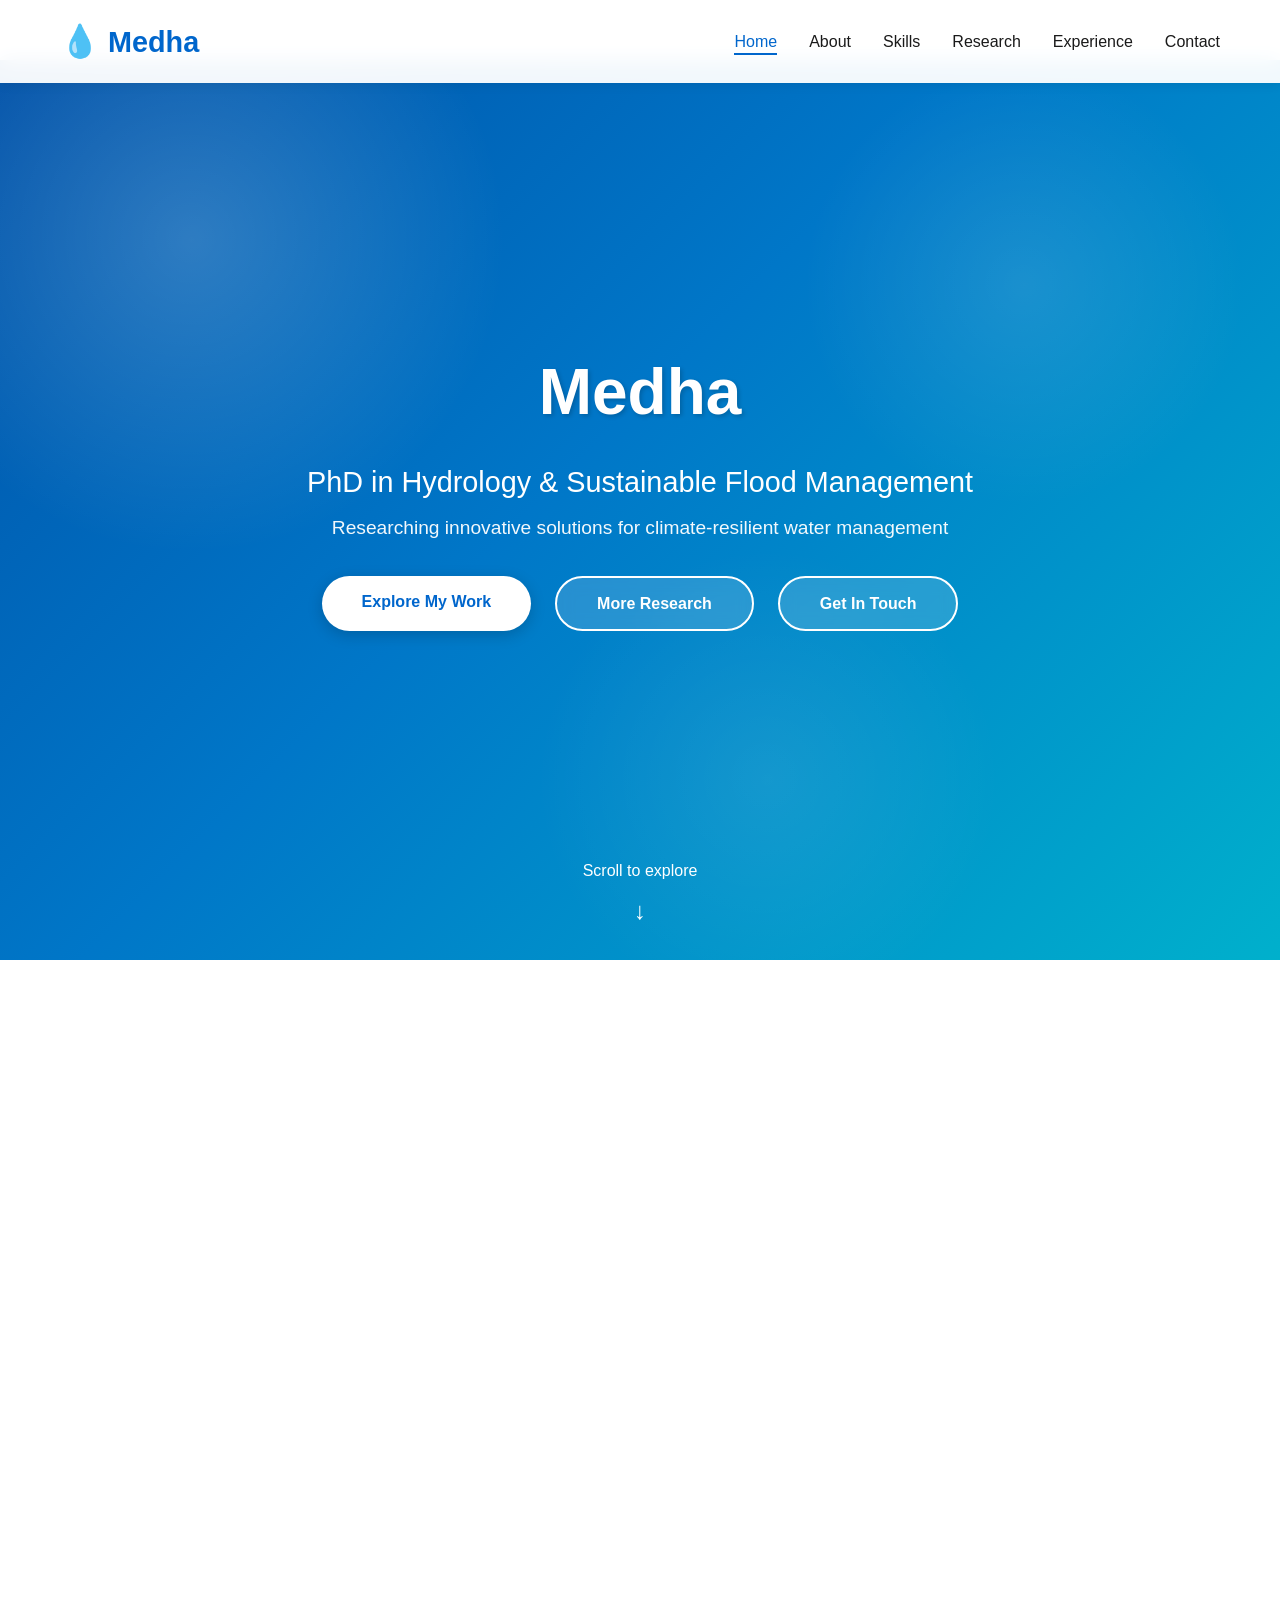
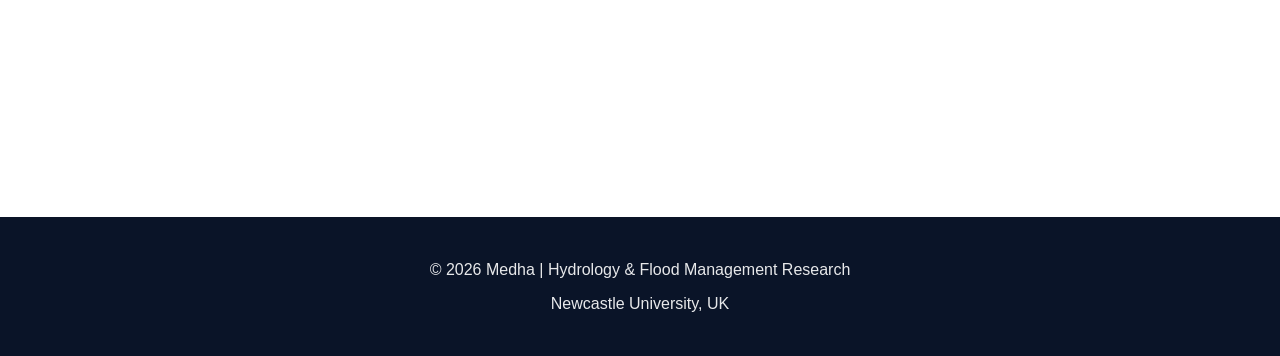
<file: index.html>
<!DOCTYPE html>
<html lang="en">
<head>
    <meta charset="UTF-8">
    <meta http-equiv="Content-Security-Policy" content="default-src 'self'; script-src 'self'; style-src 'self'; img-src 'self' data:; connect-src 'self'; object-src 'none'; base-uri 'self'; form-action 'self'; upgrade-insecure-requests">
    <meta name="referrer" content="strict-origin-when-cross-origin">
    <meta name="viewport" content="width=device-width, initial-scale=1.0">
    <title>Medha - Hydrology & Flood Management Research</title>
    <link rel="stylesheet" href="styles.css">
</head>
<body>
    <!-- Navigation Bar -->
    <nav class="navbar">
        <div class="nav-container">
            <a href="#home" class="logo">
                <span class="logo-icon">&#128167;</span>
                <span>Medha</span>
            </a>
            <ul class="nav-menu">
                <li><a href="#home" class="nav-link active">Home</a></li>
                <li><a href="#about" class="nav-link">About</a></li>
                <li><a href="#skills" class="nav-link">Skills</a></li>
                <li><a href="Research/" class="nav-link" data-section="research">Research</a></li>
                <li><a href="#experience" class="nav-link">Experience</a></li>
                <li><a href="#contact" class="nav-link">Contact</a></li>
            </ul>
            <div class="hamburger">
                <span></span>
                <span></span>
                <span></span>
            </div>
        </div>
    </nav>

    <!-- Hero Section -->
    <section id="home" class="hero">
        <div class="hero-content">
            <h1 class="hero-title">Medha</h1>
            <p class="hero-subtitle">PhD in Hydrology & Sustainable Flood Management</p>
            <p class="hero-description">Researching innovative solutions for climate-resilient water management</p>
            <div class="hero-cta">
                <a href="#about" class="btn btn-primary">Explore My Work</a>
                <a href="Research/" class="btn btn-outline">More Research</a>
                <a href="#contact" class="btn btn-outline">Get In Touch</a>
            </div>
        </div>
        <div class="hero-scroll">
            <span>Scroll to explore</span>
            <div class="scroll-icon">&darr;</div>
        </div>
    </section>

    <!-- About Section -->
    <section id="about" class="about">
        <div class="container">
            <h2 class="section-title">About Me</h2>
            <div class="about-content">
                <div class="about-intro-card">
                    <p class="section-kicker">Research Profile</p>
                    <h3>Designing flood resilience that performs in the landscape, not just on paper.</h3>
                    <p>I am a PhD researcher in Civil Engineering at Newcastle University studying how nature-based flood management can reduce flood risk while strengthening catchment health. My work connects field monitoring, hydrological analysis, hydraulic modelling, and evidence-led communication so that flood solutions are both scientifically robust and practically useful.</p>
                    <div class="about-pillars">
                        <span>Nature-based flood management</span>
                        <span>Catchment monitoring</span>
                        <span>Hydrodynamic modelling</span>
                        <span>Climate resilience</span>
                    </div>
                </div>

                <div class="about-story-grid">
                    <article class="about-panel">
                        <p class="about-panel-label">Current Focus</p>
                        <h4>Monitoring and modelling offline ponds at catchment scale</h4>
                        <p>My doctoral research evaluates how offline ponds and wider catchment interventions influence flood peaks, flow pathways, and system resilience under changing rainfall conditions. A 13-sensor network and CITYCAT simulations allow me to test these interventions with real site evidence.</p>
                    </article>

                    <article class="about-panel">
                        <p class="about-panel-label">How I Work</p>
                        <h4>Evidence-led, field-grounded, impact-oriented</h4>
                        <p>I work across the full research chain: designing monitoring strategies, collecting hydrometric observations, quality-controlling datasets, running numerical models, and translating results into insight that practitioners and decision-makers can act on.</p>
                    </article>

                    <article class="about-panel">
                        <p class="about-panel-label">Research Impact</p>
                        <h4>Turning datasets into practical flood-management insight</h4>
                        <p>Alongside my PhD, I have delivered quality-controlled hydrometric datasets, flood risk assessments, and climate resilience work across academia, consultancy, and development projects. That mix helps me bridge rigorous analysis with real implementation needs.</p>
                    </article>
                </div>

                <div class="about-focus">
                    <div class="about-focus-copy">
                        <p class="section-kicker">What I Bring</p>
                        <h3>A blend of catchment science, modelling depth, and real-world delivery.</h3>
                    </div>

                    <div class="about-focus-grid">
                        <article class="focus-card">
                            <h4>Field Intelligence</h4>
                            <p>Designing monitoring setups, interpreting site conditions, and grounding analysis in what is actually happening across the catchment.</p>
                        </article>

                        <article class="focus-card">
                            <h4>Model-Based Insight</h4>
                            <p>Using hydrological and hydraulic tools to test scenarios, quantify flood behaviour, and compare intervention performance.</p>
                        </article>

                        <article class="focus-card">
                            <h4>Sustainable Framing</h4>
                            <p>Positioning flood mitigation within wider co-benefits such as ecosystem restoration, water quality improvement, and long-term climate adaptation.</p>
                        </article>
                    </div>
                </div>

                <div class="about-stats">
                    <div class="stat">
                        <span class="stat-number">13</span>
                        <span class="stat-label">Sensor Network</span>
                    </div>
                    <div class="stat">
                        <span class="stat-number">5+</span>
                        <span class="stat-label">Years Experience</span>
                    </div>
                    <div class="stat">
                        <span class="stat-number">15</span>
                        <span class="stat-label">Published Datasets</span>
                    </div>
                    <div class="stat">
                        <span class="stat-number">6</span>
                        <span class="stat-label">Project Positions</span>
                    </div>
                </div>
            </div>
        </div>
    </section>

    <!-- Skills Section -->
    <section id="skills" class="skills">
        <div class="container">
            <h2 class="section-title">Technical Skills & Expertise</h2>
            <div class="skills-intro">
                <p class="section-kicker">Capability Snapshot</p>
                <h3>Technical depth across the full flood-management workflow.</h3>
                <p>My technical work spans the chain from field evidence and geospatial preparation through hydraulic simulation, interpretation, and professional communication.</p>
            </div>

            <div class="skills-grid">
                <div class="skill-category">
                    <p class="skill-label">Geospatial & Data Systems</p>
                    <h3>Build reliable evidence foundations</h3>
                    <p class="skill-summary">Structuring spatial and environmental data so downstream analysis and modelling start from trusted inputs.</p>
                    <div class="skill-tags">
                        <span>ArcGIS</span>
                        <span>QGIS</span>
                        <span>Metadata</span>
                        <span>QA/QC</span>
                    </div>
                    <ul>
                        <li>Catchment mapping, terrain interpretation, and spatial analysis</li>
                        <li>Database organisation and long-record dataset management</li>
                        <li>Quality assurance workflows for publishable environmental data</li>
                    </ul>
                </div>

                <div class="skill-category">
                    <p class="skill-label">Quantitative Analysis</p>
                    <h3>Extract insight from complex monitoring records</h3>
                    <p class="skill-summary">Working across statistical, scripting, and visual analysis tools to interpret hydrological behaviour with clarity.</p>
                    <div class="skill-tags">
                        <span>Python</span>
                        <span>R</span>
                        <span>Stata</span>
                        <span>Time Series</span>
                    </div>
                    <ul>
                        <li>Time-series analysis, trend detection, and event-based interpretation</li>
                        <li>Data cleaning, automation, and exploratory workflow development</li>
                        <li>Visual communication of monitoring and modelling outputs</li>
                    </ul>
                </div>

                <div class="skill-category">
                    <p class="skill-label">Hydrology & Flood Risk</p>
                    <h3>Evaluate flood processes and intervention performance</h3>
                    <p class="skill-summary">Applying hydrological reasoning to estimate risk, assess rainfall-runoff response, and compare management options.</p>
                    <div class="skill-tags">
                        <span>ReFH</span>
                        <span>WINFAP</span>
                        <span>Flood Risk</span>
                        <span>Climate Impacts</span>
                    </div>
                    <ul>
                        <li>Hydrometric interpretation for flood risk assessment and catchment understanding</li>
                        <li>Flood estimation workflows using ReFH and WINFAP</li>
                        <li>Climate resilience framing for policy and project decisions</li>
                    </ul>
                </div>

                <div class="skill-category">
                    <p class="skill-label">Hydraulic & Urban Modelling</p>
                    <h3>Test scenarios with decision-ready simulations</h3>
                    <p class="skill-summary">Developing hydraulic scenarios that show how interventions, drainage systems, and flood pathways behave under pressure.</p>
                    <div class="skill-tags">
                        <span>CITYCAT</span>
                        <span>HEC-RAS</span>
                        <span>TUFLOW</span>
                        <span>SWMM</span>
                    </div>
                    <ul>
                        <li>Hydrodynamic modelling with CITYCAT for nature-based flood management</li>
                        <li>River, drainage, and inundation analysis using HEC-RAS, TUFLOW, and SWMM</li>
                        <li>Dam-break and hazard scenarios using Flo2D</li>
                    </ul>
                </div>

                <div class="skill-category">
                    <p class="skill-label">Field Monitoring</p>
                    <h3>Translate site conditions into usable evidence</h3>
                    <p class="skill-summary">Building confidence in research findings through robust measurement design and on-site observation.</p>
                    <div class="skill-tags">
                        <span>Sensors</span>
                        <span>Flow Depth</span>
                        <span>Velocity</span>
                        <span>Rainfall</span>
                    </div>
                    <ul>
                        <li>Sensor network design for flow depth, velocity, and rainfall monitoring</li>
                        <li>Field data collection aligned with model calibration and validation</li>
                        <li>Observation-led understanding of intervention performance in real settings</li>
                    </ul>
                </div>

                <div class="skill-category">
                    <p class="skill-label">Research Communication</p>
                    <h3>Present technical work with clarity and purpose</h3>
                    <p class="skill-summary">Turning detailed analysis into reports, datasets, presentations, and stakeholder conversations that move work forward.</p>
                    <div class="skill-tags">
                        <span>Technical Writing</span>
                        <span>Reports</span>
                        <span>Presentations</span>
                        <span>Stakeholders</span>
                    </div>
                    <ul>
                        <li>Technical reporting for academic, consultancy, and project audiences</li>
                        <li>Presentation of modelling and monitoring findings with strong visual narratives</li>
                        <li>Documentation that supports reproducibility, interpretation, and uptake</li>
                    </ul>
                </div>
            </div>
        </div>
    </section>

    <!-- Research Section with 360 Panorama -->
    <section id="research" class="research">
        <div class="container">
            <h2 class="section-title">Featured Research Project</h2>

            <div class="research-content">
                <div class="research-info">
                    <p class="section-kicker">Current PhD Research</p>
                    <h3>Monitoring of Offline Ponds</h3>
                    <p class="research-date">PhD Research - Newcastle University (2023-Present)</p>

                    <p>This project investigates how offline ponds can support nature-based flood management in real catchment conditions. Field monitoring, 360&deg; site documentation, and hydrodynamic modelling are used together to understand how water moves through the pond network during rainfall events.</p>

                    <div class="research-page-entry">
                        <div>
                            <span class="research-page-label">Dedicated 360&deg; Site Page</span>
                            <p>Open the full research site collection to view the inlet, outlet, and pond overview locations as interactive 360&deg; scenes.</p>
                        </div>
                        <a href="Research/" class="btn btn-primary">Explore Full Research Site</a>
                    </div>

                    <div class="research-stat-strip" aria-label="Research project summary">
                        <span><strong>13</strong> sensors</span>
                        <span><strong>4</strong> ponds</span>
                        <span><strong>360&deg;</strong> field views</span>
                    </div>

                    <div class="research-highlights">
                        <div class="highlight-item">
                            <span class="highlight-icon">&#128205;</span>
                            <div>
                                <h4>Monitoring Network</h4>
                                <p>13 sensors deployed across the catchment</p>
                            </div>
                        </div>
                        <div class="highlight-item">
                            <span class="highlight-icon">&#127793;</span>
                            <div>
                                <h4>Nature-Based Solutions</h4>
                                <p>Evaluating offline pond interventions</p>
                            </div>
                        </div>
                        <div class="highlight-item">
                            <span class="highlight-icon">&#128187;</span>
                            <div>
                                <h4>Modeling</h4>
                                <p>CITYCAT hydrodynamic simulations</p>
                            </div>
                        </div>
                    </div>
                </div>

                <!-- 360 Panorama Viewer -->
                <div class="panorama-section">
                    <div class="panorama-header">
                        <div>
                            <p class="panorama-eyebrow">Research Site Preview</p>
                            <h4>Look around the monitoring site</h4>
                        </div>
                        <a class="panorama-status" href="Research/">Open full site</a>
                    </div>
                    <p class="panorama-caption">Use this preview to look around one field view, then open the dedicated Research page to move through the full collection of pond monitoring locations.</p>
                    <div class="panorama-frame">
                        <div class="panorama-viewer" id="panorama" data-panorama-src="Images/panorama-360.jpeg">
                            <div class="panorama-loading">
                                <span class="panorama-loading-label">Loading 360&deg; panorama...</span>
                            </div>
                        </div>
                    </div>
                    <div class="panorama-controls">
                        <p>Use the icons to pause rotation, zoom, reset, or open fullscreen. You can also drag, scroll, pinch, or use arrow keys when the viewer is focused.</p>
                        <div class="panorama-actions">
                            <button id="autoRotateBtn" type="button" class="btn btn-small" data-icon-only="true" data-icon-class="panorama-control-icon" aria-label="Pause rotation" title="Pause rotation" aria-pressed="true">
                                <svg class="panorama-control-icon" viewBox="0 0 24 24" aria-hidden="true">
                                    <rect x="7" y="5" width="3.5" height="14" rx="1.2" fill="currentColor" stroke="none"></rect>
                                    <rect x="13.5" y="5" width="3.5" height="14" rx="1.2" fill="currentColor" stroke="none"></rect>
                                </svg>
                            </button>
                            <button id="zoomInBtn" type="button" class="btn btn-small" aria-label="Zoom in" title="Zoom in">
                                <svg class="panorama-control-icon" viewBox="0 0 24 24" aria-hidden="true">
                                    <circle cx="10" cy="10" r="5.5"></circle>
                                    <path d="M10 7.3v5.4M7.3 10h5.4"></path>
                                    <path d="M14.6 14.6 19 19"></path>
                                </svg>
                            </button>
                            <button id="zoomOutBtn" type="button" class="btn btn-small" aria-label="Zoom out" title="Zoom out">
                                <svg class="panorama-control-icon" viewBox="0 0 24 24" aria-hidden="true">
                                    <circle cx="10" cy="10" r="5.5"></circle>
                                    <path d="M7.3 10h5.4"></path>
                                    <path d="M14.6 14.6 19 19"></path>
                                </svg>
                            </button>
                            <button id="resetBtn" type="button" class="btn btn-small" aria-label="Reset view" title="Reset view">
                                <svg class="panorama-control-icon" viewBox="0 0 24 24" aria-hidden="true">
                                    <path d="M6 8V4m0 0h4M6 4l3.2 3.2"></path>
                                    <path d="M7 14.2A6 6 0 1 0 11.8 6"></path>
                                </svg>
                            </button>
                            <button id="fullscreenBtn" type="button" class="btn btn-small" aria-label="Fullscreen" title="Fullscreen">
                                <svg class="panorama-control-icon" viewBox="0 0 24 24" aria-hidden="true">
                                    <path d="M8 4H4v4M16 4h4v4M8 20H4v-4M16 20h4v-4"></path>
                                </svg>
                            </button>
                        </div>
                        <a class="panorama-full-link" href="Research/">View all 360&deg; research site scenes</a>
                    </div>
                </div>
            </div>

            <!-- Other Projects -->
            <div class="other-projects">
                <h3>Other Research Focus Areas</h3>
                <div class="projects-grid">
                    <div class="project-card">
                        <h4>&#128190; Data Quality Management</h4>
                        <p>Delivered 15 years of QC'd hydrometric datasets for FDRI gauging stations in the Plynlimon Catchment with enhanced metadata creation.</p>
                    </div>
                    <div class="project-card">
                        <h4>&#127959;&#65039; Flood Risk Assessment</h4>
                        <p>Comprehensive flood risk evaluations for proposed developments, including terrain analysis, hydrology studies, and hazard mapping.</p>
                    </div>
                    <div class="project-card">
                        <h4>&#128167; Water-Energy Nexus</h4>
                        <p>Analysis of energy consumption in water supply systems with policy recommendations for improved efficiency in Indian cities.</p>
                    </div>
                </div>
            </div>
        </div>
    </section>

    <!-- Experience Section -->
    <section id="experience" class="experience">
        <div class="container">
            <h2 class="section-title">Professional Experience</h2>

            <div class="timeline">
                <div class="timeline-item">
                    <div class="timeline-marker"></div>
                    <div class="timeline-content">
                        <h3>PhD Hydrology</h3>
                        <p class="timeline-date">September 2023 - Present</p>
                        <p class="timeline-org">Newcastle University, UK</p>
                        <p class="timeline-project">Monitoring and Modelling Natural Flood Management</p>
                        <ul>
                            <li>Established monitoring network with 13 sensors for flow depth, velocity, rainfall data</li>
                            <li>Evaluated impact of nature-based catchment solutions for flood mitigation</li>
                            <li>Conducted CITYCAT hydrodynamic analysis of pond impacts</li>
                            <li>Funded by UKRI OnePlanet DTP and ARUP</li>
                        </ul>
                    </div>
                </div>

                <div class="timeline-item">
                    <div class="timeline-marker"></div>
                    <div class="timeline-content">
                        <h3>Hydro-Jules REP</h3>
                        <p class="timeline-date">September 2025 - October 2025</p>
                        <p class="timeline-org">UKCEH, Wallingford, UK</p>
                        <ul>
                            <li>Delivered 15 years of QC'd datasets for 4 FDRI gauging stations</li>
                            <li>Enhanced skills in quality assurance and metadata creation</li>
                            <li>Published datasets for public scientific use</li>
                        </ul>
                    </div>
                </div>

                <div class="timeline-item">
                    <div class="timeline-marker"></div>
                    <div class="timeline-content">
                        <h3>Project Hydrologist</h3>
                        <p class="timeline-date">September 2022 - September 2023</p>
                        <p class="timeline-org">SLR Consulting, Manchester, UK</p>
                        <ul>
                            <li>Conducted flood risk assessments for UK developments</li>
                            <li>Modeled dam break scenarios using Flo2D</li>
                            <li>Generated Zone of Inundation maps and vulnerability analysis</li>
                            <li>Calculated population at risk assessments</li>
                        </ul>
                    </div>
                </div>

                <div class="timeline-item">
                    <div class="timeline-marker"></div>
                    <div class="timeline-content">
                        <h3>Junior Manager</h3>
                        <p class="timeline-date">January 2021 - August 2021</p>
                        <p class="timeline-org">Gram Vikas, Bhubaneswar, India</p>
                        <ul>
                            <li>Implemented sustainable water conservation structures</li>
                            <li>Improved water quality through low-cost interventions</li>
                            <li>Enhanced water percolation and recharge systems</li>
                        </ul>
                    </div>
                </div>

                <div class="timeline-item">
                    <div class="timeline-marker"></div>
                    <div class="timeline-content">
                        <h3>Consultancy - Climate Resilience</h3>
                        <p class="timeline-date">September 2020 - October 2020</p>
                        <p class="timeline-org">IPE Global Pvt Ltd., New Delhi</p>
                        <p class="timeline-project">Climate Resilience Plan for Pauri Garhwal District</p>
                        <ul>
                            <li>Reviewed climate policies and technical initiatives</li>
                            <li>Recommended strategies for Agriculture, Forest, Water, DRR sectors</li>
                            <li>Funded by Swiss Agency for Development and Cooperation</li>
                        </ul>
                    </div>
                </div>

                <div class="timeline-item">
                    <div class="timeline-marker"></div>
                    <div class="timeline-content">
                        <h3>Research Fellow</h3>
                        <p class="timeline-date">August 2018 - March 2020</p>
                        <p class="timeline-org">Development Alternatives, New Delhi</p>
                        <p class="timeline-project">Water-Energy Nexus in Indian Cities</p>
                        <ul>
                            <li>Analyzed energy consumption in water sector</li>
                            <li>Conducted workshops for 50+ government officials</li>
                            <li>Recommended solutions for operational efficiency</li>
                        </ul>
                    </div>
                </div>
            </div>
        </div>
    </section>

    <!-- Contact Section -->
    <section id="contact" class="contact">
        <div class="container">
            <h2 class="section-title">Get In Touch</h2>

            <div class="contact-content">
                <p>I'm always interested in collaborating on research projects, discussing flood management innovations, or sharing knowledge about sustainable water solutions.</p>

                <div class="contact-methods">
                    <a href="mailto:medha2@newcastle.ac.uk" class="contact-card">
                        <span class="contact-icon">&#9993;&#65039;</span>
                        <h3>Email</h3>
                        <p>medha2@newcastle.ac.uk</p>
                    </a>

                    <a href="https://www.linkedin.com/in/medhahydro/" target="_blank" rel="noopener noreferrer" class="contact-card">
                        <span class="contact-icon">&#128188;</span>
                        <h3>LinkedIn</h3>
                        <p>medhahydro</p>
                    </a>

                    <a href="https://github.com/medha1305" target="_blank" rel="noopener noreferrer" class="contact-card">
                        <span class="contact-icon">&#128279;</span>
                        <h3>GitHub</h3>
                        <p>medha1305</p>
                    </a>
                </div>
            </div>
        </div>
    </section>

    <!-- Footer -->
    <footer class="footer">
        <div class="container">
            <p>&copy; 2026 Medha | Hydrology & Flood Management Research</p>
            <p>Newcastle University, UK</p>
        </div>
    </footer>

    <script src="script.js"></script>
</body>
</html>
</file>
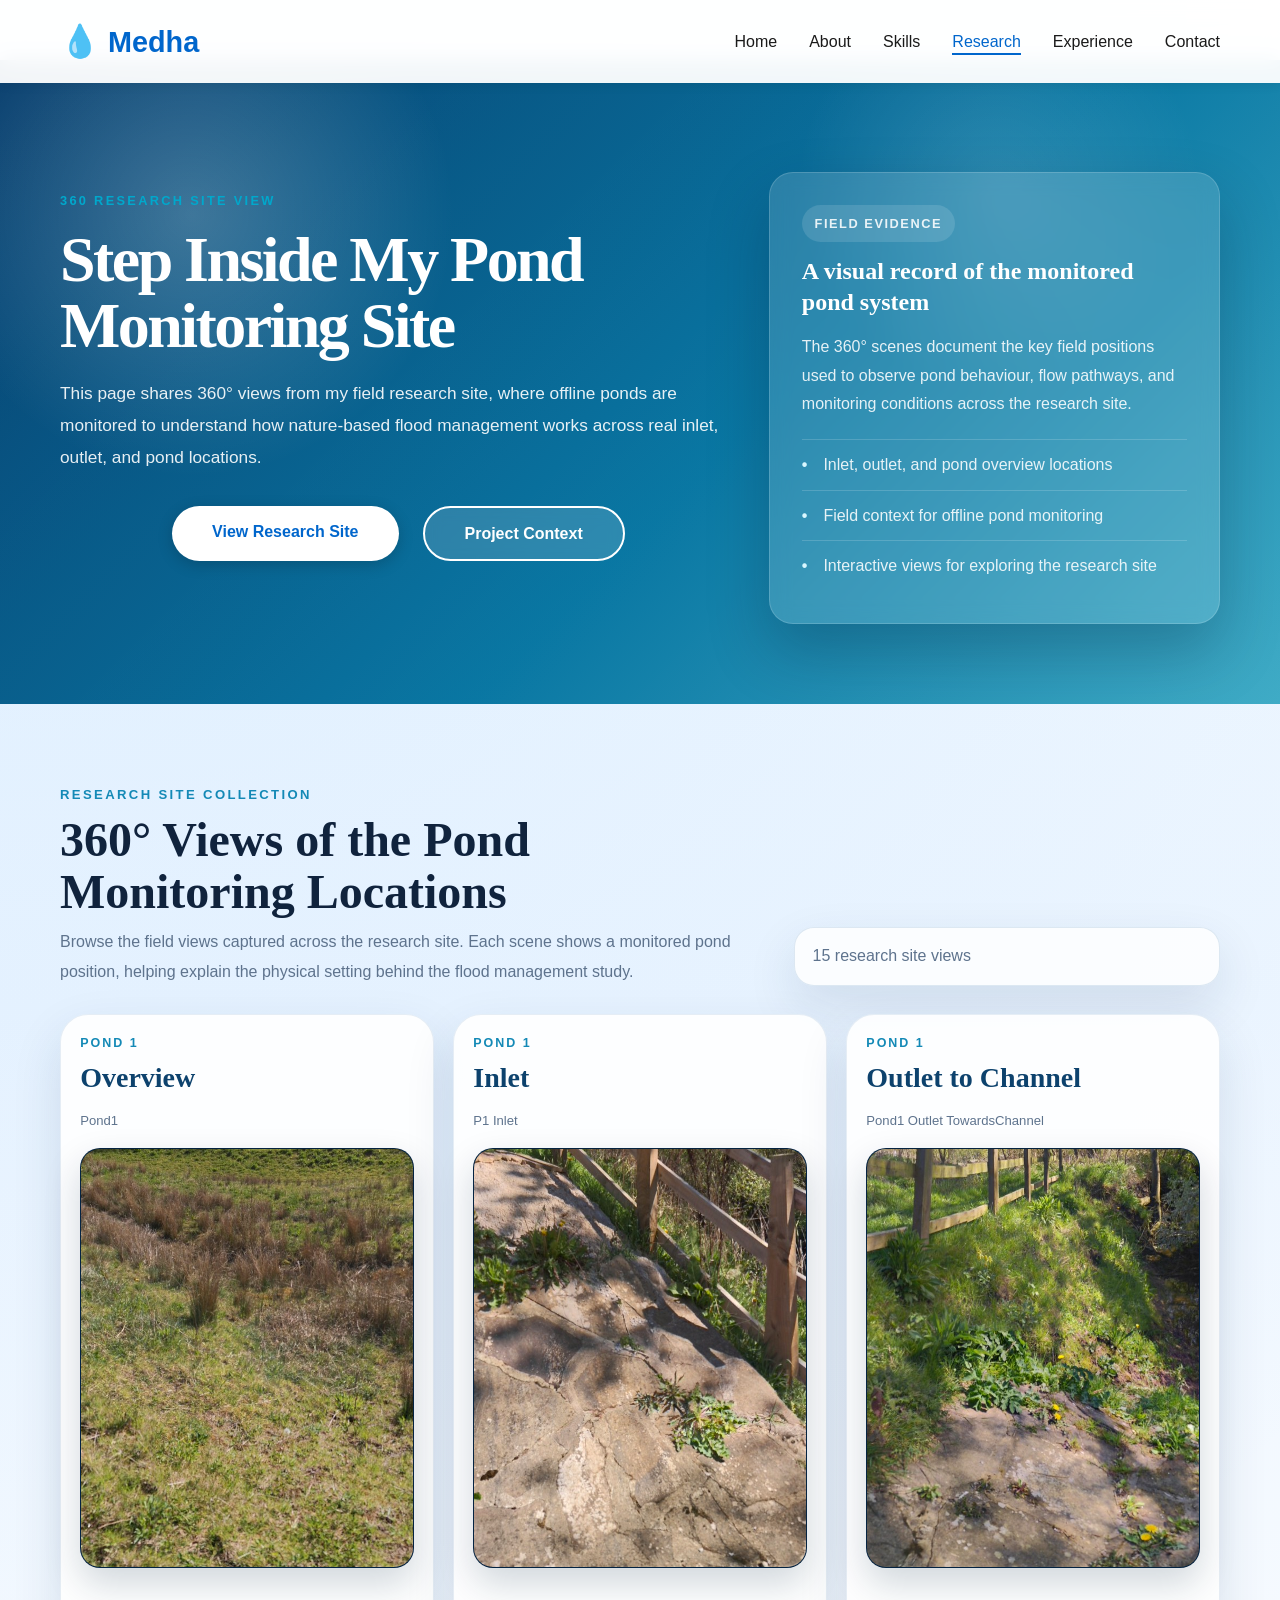
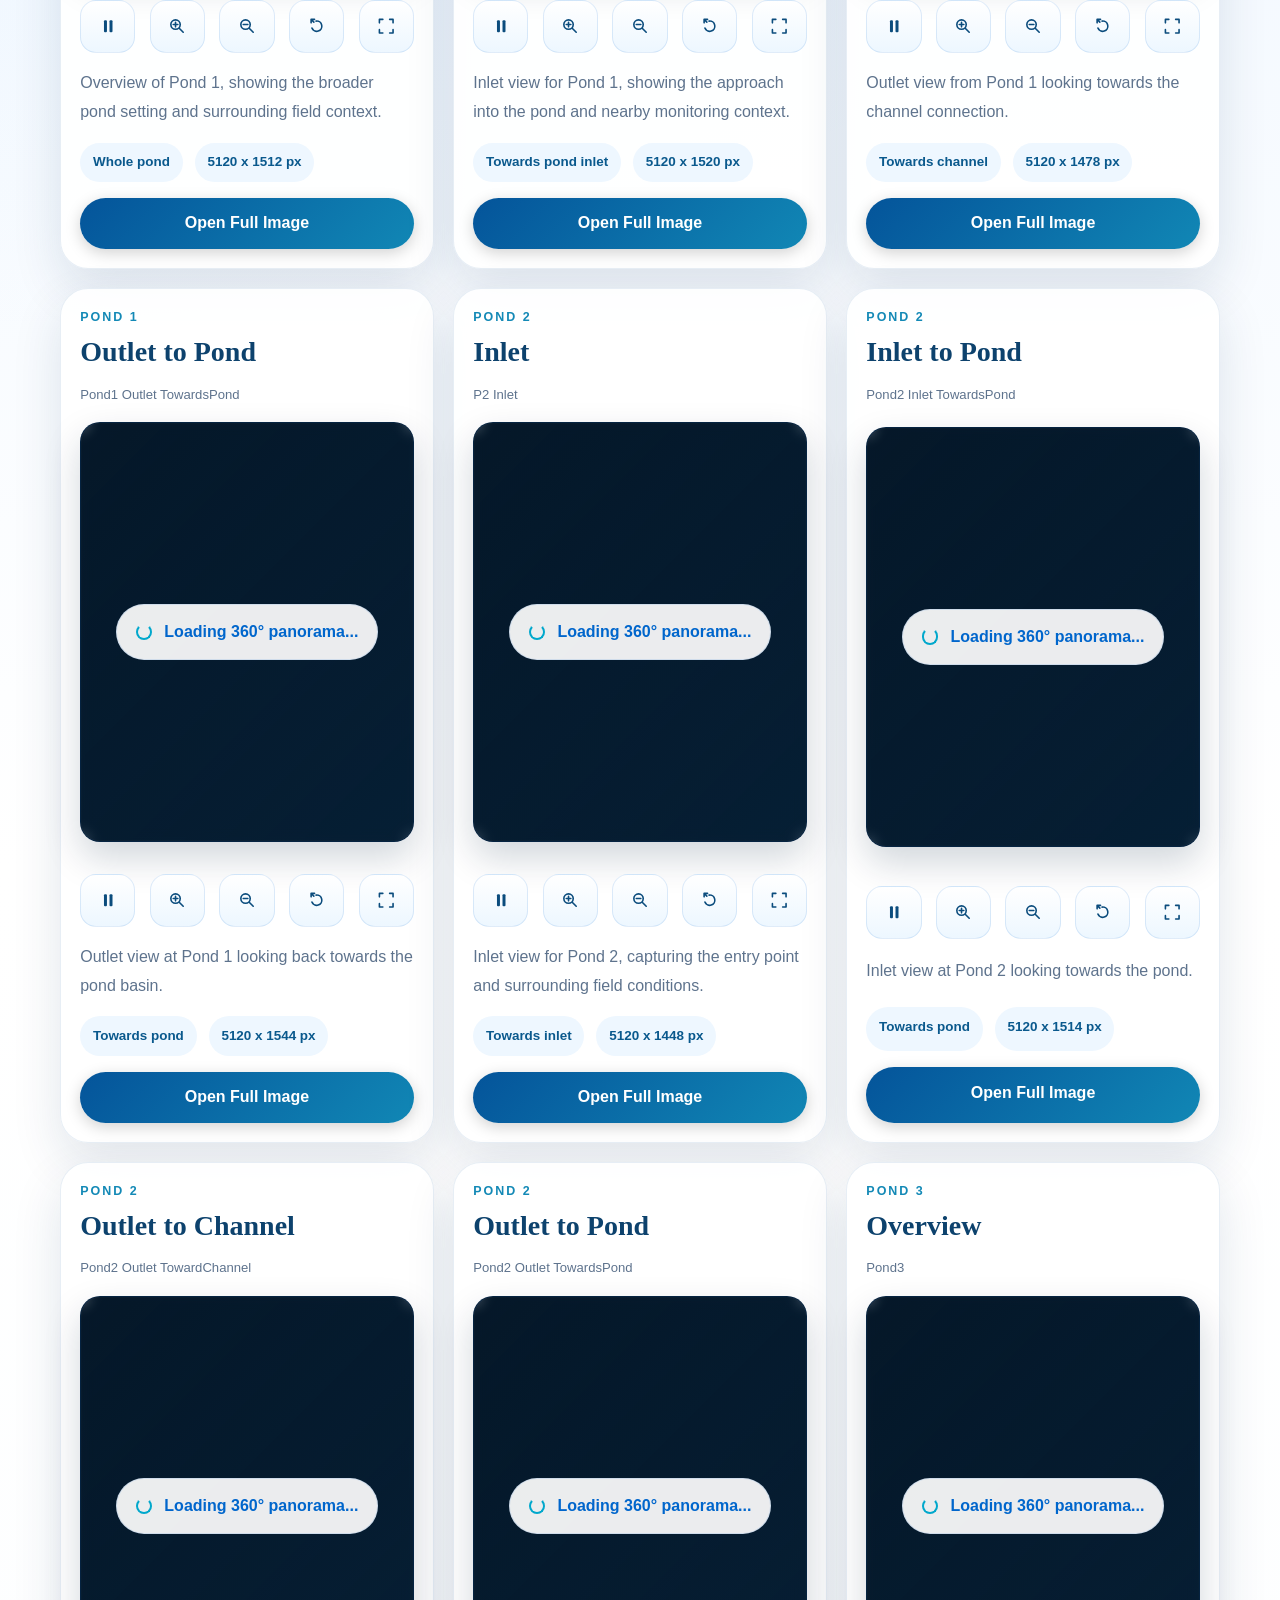
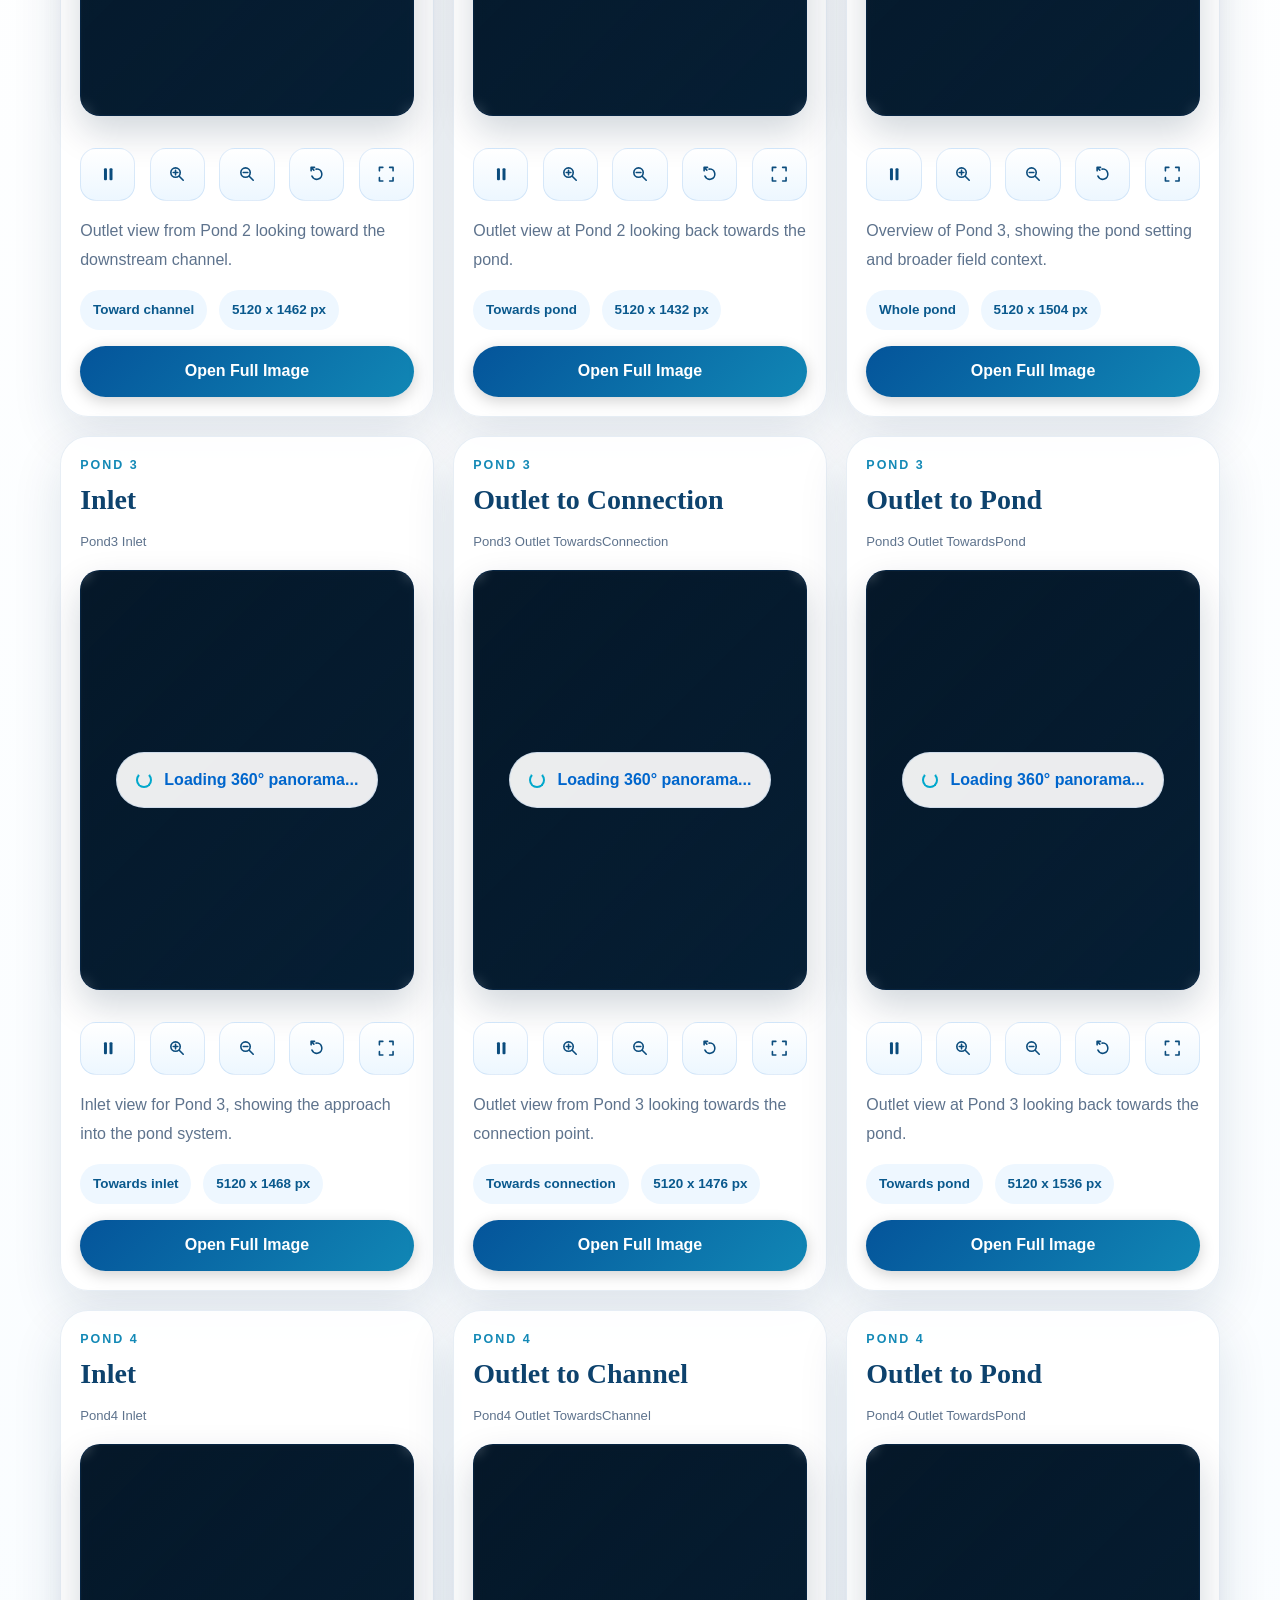
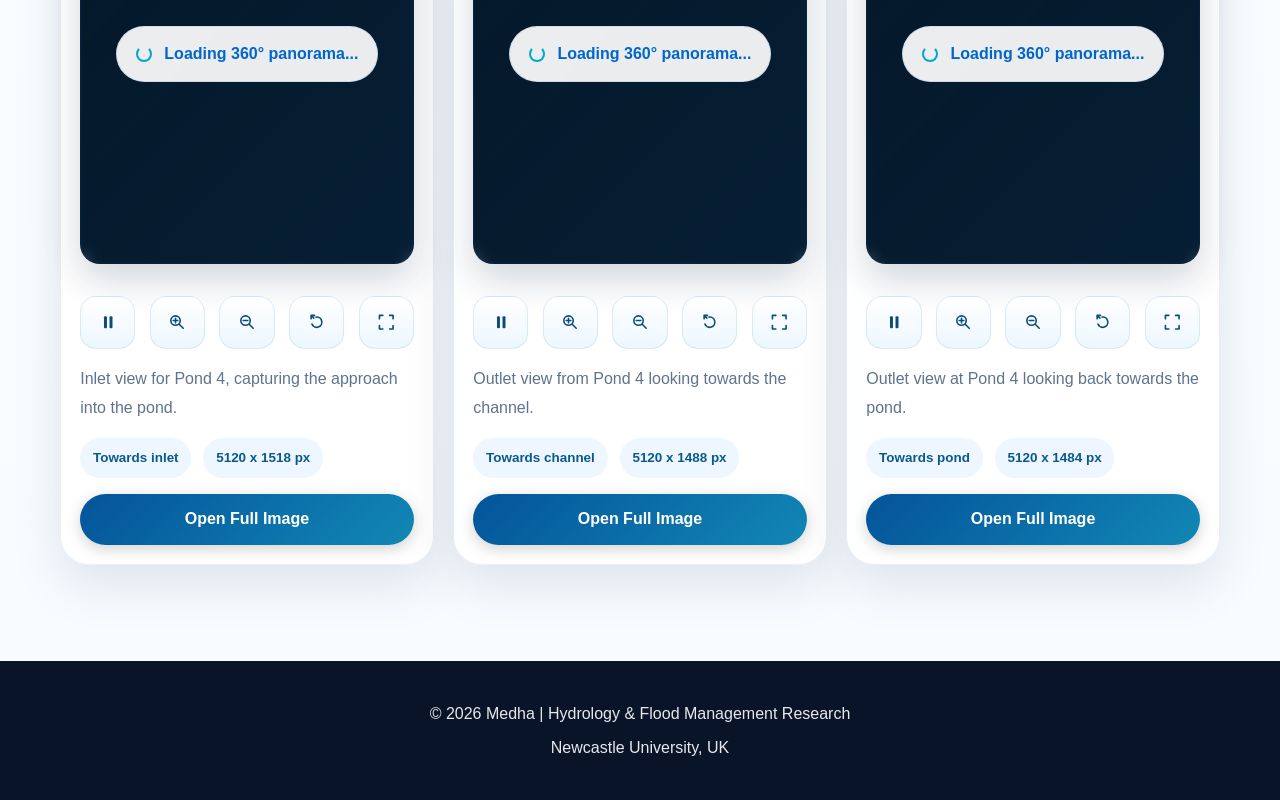
<file: Research/index.html>
<!DOCTYPE html>
<html lang="en">
<head>
    <meta charset="UTF-8">
    <meta http-equiv="Content-Security-Policy" content="default-src 'self'; script-src 'self'; style-src 'self' https://fonts.googleapis.com; font-src https://fonts.gstatic.com; img-src 'self' data:; connect-src 'self' https://fonts.googleapis.com https://fonts.gstatic.com; object-src 'none'; base-uri 'self'; form-action 'self'; upgrade-insecure-requests">
    <meta name="referrer" content="strict-origin-when-cross-origin">
    <meta name="viewport" content="width=device-width, initial-scale=1.0">
    <title>Research | Medha</title>
    <link rel="preconnect" href="https://fonts.googleapis.com">
    <link rel="preconnect" href="https://fonts.gstatic.com" crossorigin>
    <link href="https://fonts.googleapis.com/css2?family=Fraunces:opsz,wght@9..144,600;9..144,700&family=Manrope:wght@400;500;600;700;800&display=swap" rel="stylesheet">
    <link rel="stylesheet" href="../styles.css">
    <link rel="stylesheet" href="../research-variants.css">
</head>
<body class="research-page research-variant-page">
    <nav class="navbar">
        <div class="nav-container">
            <a href="../index.html#home" class="logo">
                <span class="logo-icon">&#128167;</span>
                <span>Medha</span>
            </a>
            <ul class="nav-menu">
                <li><a href="../index.html#home" class="nav-link">Home</a></li>
                <li><a href="../index.html#about" class="nav-link">About</a></li>
                <li><a href="../index.html#skills" class="nav-link">Skills</a></li>
                <li><a href="#research-page" class="nav-link active" data-section="research-page">Research</a></li>
                <li><a href="../index.html#experience" class="nav-link">Experience</a></li>
                <li><a href="../index.html#contact" class="nav-link">Contact</a></li>
            </ul>
            <div class="hamburger">
                <span></span>
                <span></span>
                <span></span>
            </div>
        </div>
    </nav>

    <section id="research-page" class="page-hero research-page-hero">
        <div class="container page-hero-layout">
            <div class="page-hero-copy">
                <p class="section-kicker">360 Research Site View</p>
                <h1>Step Inside My Pond Monitoring Site</h1>
                <p class="page-hero-description">This page shares 360&deg; views from my field research site, where offline ponds are monitored to understand how nature-based flood management works across real inlet, outlet, and pond locations.</p>
                <div class="hero-cta">
                    <a href="#research-app" class="btn btn-primary">View Research Site</a>
                    <a href="../index.html#research" class="btn btn-outline">Project Context</a>
                </div>
            </div>

            <aside class="page-hero-aside">
                <div class="page-hero-card">
                    <p class="page-hero-label">Field Evidence</p>
                    <h2>A visual record of the monitored pond system</h2>
                    <p>The 360&deg; scenes document the key field positions used to observe pond behaviour, flow pathways, and monitoring conditions across the research site.</p>
                    <ul class="page-hero-points">
                        <li>Inlet, outlet, and pond overview locations</li>
                        <li>Field context for offline pond monitoring</li>
                        <li>Interactive views for exploring the research site</li>
                    </ul>
                </div>
            </aside>
        </div>
    </section>

    <main id="research-app" class="research-variant-section">
        <div class="container">
            <div id="researchApp"></div>
        </div>
    </main>

    <footer class="footer">
        <div class="container">
            <p>&copy; 2026 Medha | Hydrology & Flood Management Research</p>
            <p>Newcastle University, UK</p>
        </div>
    </footer>

    <script src="../script.js"></script>
    <script src="../research-scenes.js"></script>
    <script src="../research-pages.js"></script>
</body>
</html>
</file>
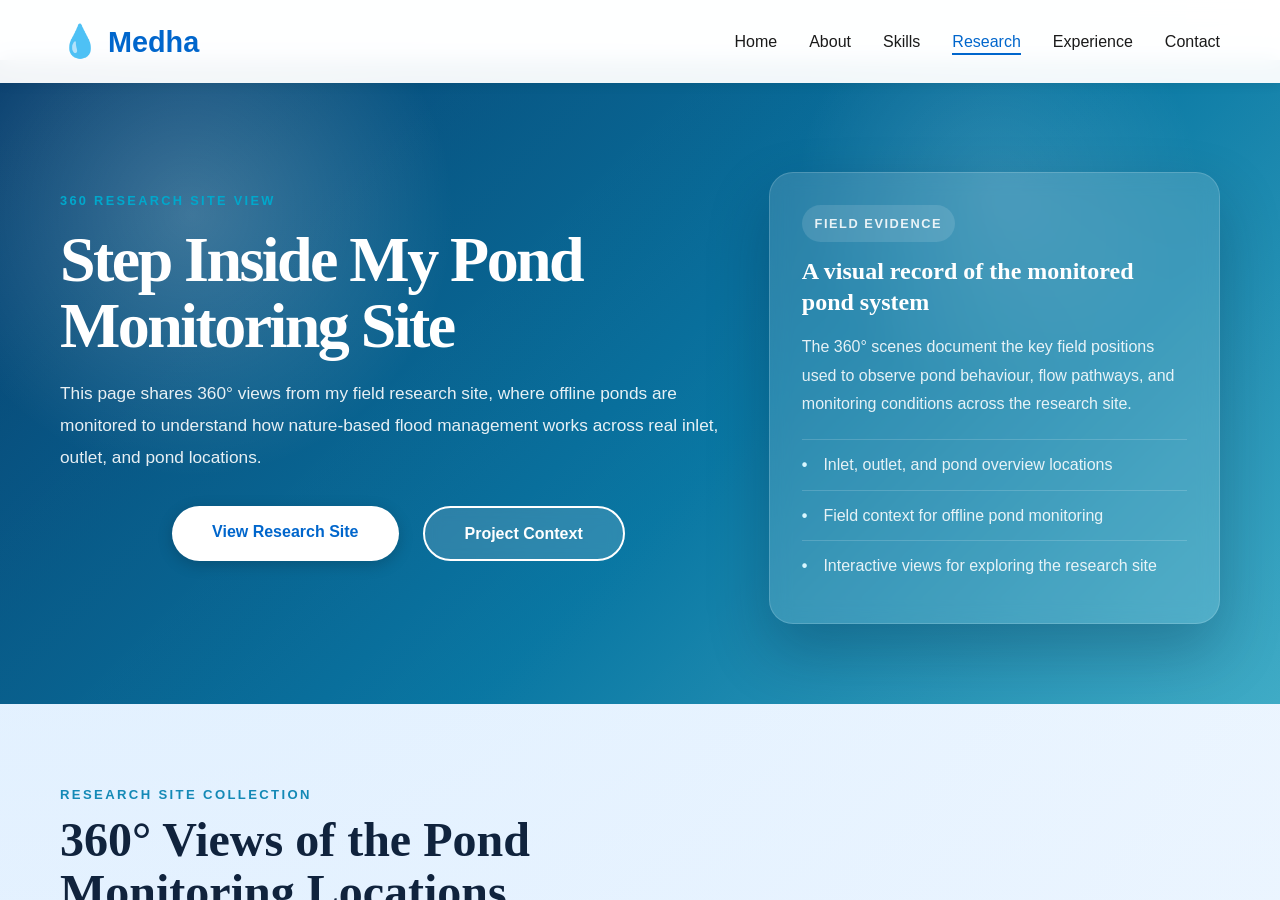
<file: research.html>
<!DOCTYPE html>
<html lang="en">
<head>
    <meta charset="UTF-8">
    <meta http-equiv="Content-Security-Policy" content="default-src 'self'; script-src 'self'; style-src 'self'; img-src 'self' data:; connect-src 'self'; object-src 'none'; base-uri 'self'; form-action 'self'; upgrade-insecure-requests">
    <meta name="referrer" content="strict-origin-when-cross-origin">
    <meta http-equiv="refresh" content="0; url=Research/">
    <meta name="viewport" content="width=device-width, initial-scale=1.0">
    <title>Redirecting to Research | Medha</title>
    <link rel="canonical" href="https://medha1305.github.io/Research/">
</head>
<body>
    <p>Redirecting to <a href="Research/">Research</a>...</p>
</body>
</html>
</file>
<file: styles.css>
* {
    margin: 0;
    padding: 0;
    box-sizing: border-box;
}

:root {
    --primary: #0066cc;
    --secondary: #00a8cc;
    --accent: #00d9ff;
    --dark: #0a1428;
    --light: #f8f9fa;
    --text: #1a1a1a;
    --text-light: #5e6a75;
    --border: #dce8f5;
    --success: #28a745;
}

html {
    scroll-behavior: smooth;
}

body {
    font-family: "Segoe UI", Tahoma, Geneva, Verdana, sans-serif;
    line-height: 1.6;
    color: var(--text);
    background: #fff;
    overflow-x: hidden;
}

.container {
    max-width: 1200px;
    margin: 0 auto;
    padding: 0 20px;
}

/* ===========================
   Navigation Bar
   =========================== */
.navbar {
    position: fixed;
    top: 0;
    width: 100%;
    background: rgba(255, 255, 255, 0.95);
    backdrop-filter: blur(10px);
    box-shadow: 0 2px 10px rgba(0, 0, 0, 0.08);
    z-index: 1000;
    transition: all 0.3s ease;
}

.nav-container {
    max-width: 1200px;
    margin: 0 auto;
    padding: 1rem 20px;
    display: flex;
    justify-content: space-between;
    align-items: center;
}

.logo {
    font-size: 1.8rem;
    font-weight: 700;
    color: var(--primary);
    display: flex;
    align-items: center;
    gap: 0.5rem;
    cursor: pointer;
    text-decoration: none;
    transition: transform 0.3s ease;
}

.logo:hover {
    transform: scale(1.05);
}

.logo-icon {
    font-size: 2rem;
}

.nav-menu {
    display: flex;
    list-style: none;
    gap: 2rem;
}

.nav-link {
    text-decoration: none;
    color: var(--text);
    font-weight: 500;
    transition: color 0.3s ease;
    position: relative;
}

.nav-link:hover,
.nav-link.active {
    color: var(--primary);
}

.nav-link.active::after {
    content: "";
    position: absolute;
    bottom: -5px;
    left: 0;
    width: 100%;
    height: 2px;
    background: var(--primary);
}

.hamburger {
    display: none;
    flex-direction: column;
    cursor: pointer;
}

.hamburger span {
    width: 25px;
    height: 3px;
    background: var(--text);
    margin: 4px 0;
    transition: 0.3s;
}

/* ===========================
   Hero Section
   =========================== */
.hero {
    margin-top: 60px;
    min-height: 100vh;
    background: linear-gradient(135deg, #0051a8 0%, #0077c8 45%, #00b0cc 100%);
    color: white;
    display: flex;
    flex-direction: column;
    justify-content: center;
    align-items: center;
    text-align: center;
    position: relative;
    overflow: hidden;
}

.hero::before {
    content: "";
    position: absolute;
    inset: 0;
    background:
        radial-gradient(circle at 15% 20%, rgba(255, 255, 255, 0.18), transparent 24%),
        radial-gradient(circle at 80% 25%, rgba(255, 255, 255, 0.1), transparent 18%),
        radial-gradient(circle at 60% 80%, rgba(255, 255, 255, 0.08), transparent 22%);
}

.hero-content {
    position: relative;
    z-index: 2;
    padding: 0 20px;
}

.hero-title {
    font-size: 4rem;
    font-weight: 800;
    margin-bottom: 1rem;
    text-shadow: 2px 2px 4px rgba(0, 0, 0, 0.18);
}

.hero-subtitle {
    font-size: 1.8rem;
    margin-bottom: 0.5rem;
    font-weight: 300;
}

.hero-description {
    font-size: 1.2rem;
    margin: 0 auto 2rem;
    opacity: 0.95;
    max-width: 640px;
}

.hero-cta {
    display: flex;
    gap: 1.5rem;
    justify-content: center;
    margin-bottom: 3rem;
    flex-wrap: wrap;
}

.btn {
    padding: 0.8rem 2.5rem;
    border: none;
    border-radius: 999px;
    font-weight: 600;
    text-decoration: none;
    cursor: pointer;
    transition: all 0.3s ease;
    font-size: 1rem;
    display: inline-block;
}

.btn-primary {
    background: white;
    color: var(--primary);
    box-shadow: 0 4px 15px rgba(0, 0, 0, 0.18);
}

.btn-primary:hover {
    transform: translateY(-3px);
    box-shadow: 0 6px 20px rgba(0, 0, 0, 0.28);
}

.btn-outline {
    background: rgba(255, 255, 255, 0.15);
    color: white;
    border: 2px solid white;
    backdrop-filter: blur(8px);
}

.btn-outline:hover {
    background: rgba(255, 255, 255, 0.25);
    color: white;
    border-color: white;
    transform: translateY(-3px);
    box-shadow: 0 6px 20px rgba(0, 0, 0, 0.2);
}

.btn-small {
    padding: 0.65rem 1.45rem;
    font-size: 0.92rem;
}

.hero-scroll {
    position: absolute;
    bottom: 30px;
    z-index: 2;
    display: flex;
    flex-direction: column;
    align-items: center;
    gap: 0.5rem;
    color: white;
    animation: bounce 2s infinite;
}

@keyframes bounce {
    0%, 100% { transform: translateY(0); }
    50% { transform: translateY(10px); }
}

.scroll-icon {
    font-size: 1.5rem;
}

/* ===========================
   Shared Section Elements
   =========================== */
.section-title {
    font-size: 2.5rem;
    margin-bottom: 3rem;
    text-align: center;
    color: var(--primary);
    position: relative;
    padding-bottom: 1rem;
}

.section-title::after {
    content: "";
    position: absolute;
    bottom: 0;
    left: 50%;
    transform: translateX(-50%);
    width: 80px;
    height: 3px;
    background: linear-gradient(to right, var(--secondary), var(--accent));
    border-radius: 2px;
}

.section-kicker {
    display: inline-block;
    margin-bottom: 1rem;
    color: var(--secondary);
    font-size: 0.8rem;
    font-weight: 700;
    letter-spacing: 0.18em;
    text-transform: uppercase;
}

/* ===========================
   About Section
   =========================== */
.about {
    padding: 6rem 0;
    background: linear-gradient(to bottom, #f8f9fa 0%, #ffffff 100%);
}

.about-content {
    display: grid;
    gap: 2rem;
}

.about-intro-card {
    position: relative;
    padding: 2.5rem;
    border-radius: 24px;
    background: linear-gradient(135deg, #0c305d 0%, #1167a8 45%, #00a8cc 100%);
    color: white;
    overflow: hidden;
    box-shadow: 0 20px 45px rgba(10, 20, 40, 0.16);
}

.about-intro-card::after {
    content: "";
    position: absolute;
    right: -70px;
    bottom: -70px;
    width: 220px;
    height: 220px;
    border-radius: 50%;
    background: radial-gradient(circle, rgba(255, 255, 255, 0.25) 0%, rgba(255, 255, 255, 0) 70%);
}

.about-intro-card .section-kicker {
    color: rgba(255, 255, 255, 0.78);
}

.about-intro-card h3 {
    position: relative;
    max-width: 760px;
    margin-bottom: 1rem;
    font-size: 2.1rem;
    line-height: 1.2;
}

.about-intro-card p {
    position: relative;
    max-width: 840px;
    font-size: 1.05rem;
    line-height: 1.8;
    color: rgba(255, 255, 255, 0.92);
    text-align: justify;
}

.about-pillars {
    position: relative;
    display: flex;
    flex-wrap: wrap;
    gap: 0.75rem;
    margin-top: 1.75rem;
}

.about-pillars span {
    padding: 0.65rem 1rem;
    border-radius: 999px;
    background: rgba(255, 255, 255, 0.12);
    border: 1px solid rgba(255, 255, 255, 0.24);
    font-size: 0.92rem;
    font-weight: 600;
}

.about-story-grid {
    display: grid;
    grid-template-columns: repeat(3, minmax(0, 1fr));
    gap: 1.5rem;
}

.about-panel,
.focus-card {
    padding: 1.75rem;
    border-radius: 20px;
    background: white;
    border: 1px solid rgba(0, 102, 204, 0.1);
    box-shadow: 0 12px 30px rgba(17, 103, 168, 0.08);
}

.about-panel-label {
    margin-bottom: 0.75rem;
    color: var(--secondary);
    font-size: 0.78rem;
    font-weight: 700;
    letter-spacing: 0.16em;
    text-transform: uppercase;
}

.about-panel h4,
.about-focus-copy h3,
.focus-card h4 {
    color: var(--primary);
}

.about-panel h4 {
    margin-bottom: 0.85rem;
    font-size: 1.2rem;
    line-height: 1.35;
}

.about-panel p,
.focus-card p {
    color: var(--text-light);
    line-height: 1.75;
    text-align: justify;
}

.about-focus {
    display: grid;
    grid-template-columns: minmax(0, 0.75fr) minmax(0, 1.25fr);
    gap: 1.5rem;
    align-items: start;
}

.about-focus-copy {
    padding: 0.4rem 0;
}

.about-focus-copy h3 {
    font-size: 1.9rem;
    line-height: 1.25;
}

.about-focus-grid {
    display: grid;
    grid-template-columns: repeat(3, minmax(0, 1fr));
    gap: 1rem;
}

.focus-card {
    background: linear-gradient(180deg, #ffffff 0%, #f6fbff 100%);
}

.focus-card h4 {
    margin-bottom: 0.75rem;
    font-size: 1.05rem;
}

.about-stats {
    display: grid;
    grid-template-columns: repeat(auto-fit, minmax(180px, 1fr));
    gap: 1.25rem;
}

.stat {
    text-align: center;
    padding: 1.5rem;
    border-radius: 20px;
    background: white;
    border: 1px solid rgba(0, 102, 204, 0.08);
    box-shadow: 0 10px 24px rgba(17, 103, 168, 0.08);
}

.stat-number {
    display: block;
    font-size: 2.5rem;
    font-weight: 700;
    color: var(--primary);
}

.stat-label {
    display: block;
    font-size: 0.9rem;
    color: var(--text-light);
    margin-top: 0.5rem;
}

/* ===========================
   Skills Section
   =========================== */
.skills {
    padding: 6rem 0;
    background: linear-gradient(180deg, #ffffff 0%, #f7fbff 100%);
}

.skills-intro {
    max-width: 760px;
    margin: 0 auto 2.5rem;
    text-align: center;
}

.skills-intro h3 {
    margin-bottom: 1rem;
    color: var(--primary);
    font-size: 2rem;
    line-height: 1.25;
}

.skills-intro p:last-child {
    color: var(--text-light);
    line-height: 1.8;
    text-align: justify;
}

.skills-grid {
    display: grid;
    grid-template-columns: repeat(auto-fit, minmax(280px, 1fr));
    gap: 2rem;
}

.skill-category {
    display: flex;
    flex-direction: column;
    background: white;
    padding: 2rem;
    border-radius: 20px;
    border: 1px solid rgba(0, 102, 204, 0.12);
    border-top: 5px solid var(--secondary);
    transition: all 0.3s ease;
    box-shadow: 0 14px 28px rgba(17, 103, 168, 0.08);
}

.skill-category:hover {
    transform: translateY(-5px);
    box-shadow: 0 22px 38px rgba(17, 103, 168, 0.14);
}

.skill-label {
    margin-bottom: 0.65rem;
    color: var(--secondary);
    font-size: 0.78rem;
    font-weight: 700;
    letter-spacing: 0.16em;
    text-transform: uppercase;
}

.skill-category h3 {
    color: var(--primary);
    margin-bottom: 0.75rem;
    font-size: 1.25rem;
    line-height: 1.35;
}

.skill-summary {
    margin-bottom: 1rem;
    color: var(--text-light);
    line-height: 1.75;
    text-align: justify;
}

.skill-tags {
    display: flex;
    flex-wrap: wrap;
    gap: 0.6rem;
    margin-bottom: 1.2rem;
}

.skill-tags span {
    padding: 0.45rem 0.8rem;
    border-radius: 999px;
    background: rgba(0, 168, 204, 0.08);
    border: 1px solid rgba(0, 168, 204, 0.14);
    color: var(--primary);
    font-size: 0.85rem;
    font-weight: 600;
}

.skill-category ul {
    list-style: none;
    margin-top: auto;
}

.skill-category li {
    padding: 0.8rem 0 0.8rem 1.25rem;
    color: var(--text);
    position: relative;
    line-height: 1.65;
    text-align: justify;
}

.skill-category li::before {
    content: "\2022";
    position: absolute;
    left: 0;
    color: var(--success);
    font-weight: 700;
}

/* ===========================
   Research Section
   =========================== */
.research {
    padding: 6rem 0;
    background: linear-gradient(to bottom, #ffffff 0%, #f8f9fa 100%);
}

.research-content {
    display: grid;
    grid-template-columns: 1fr 1fr;
    gap: 3rem;
    margin-bottom: 4rem;
    align-items: start;
}

.research-info h3 {
    font-size: clamp(2rem, 4vw, 3rem);
    color: var(--primary);
    margin-bottom: 0.5rem;
    line-height: 1.08;
    letter-spacing: -0.03em;
}

.research-date {
    color: var(--secondary);
    font-weight: 600;
    margin-bottom: 1.5rem;
    display: block;
}

.research-info p:not(.research-date) {
    color: var(--text-light);
    line-height: 1.8;
    margin-bottom: 1.5rem;
    text-align: justify;
}

.research-page-entry {
    display: grid;
    grid-template-columns: minmax(0, 1fr) auto;
    gap: 1.25rem;
    align-items: center;
    margin-bottom: 2rem;
    padding: 1.45rem;
    border-radius: 24px;
    background:
        radial-gradient(circle at top right, rgba(0, 176, 204, 0.16), transparent 34%),
        linear-gradient(135deg, #073e6f 0%, #0b78a6 100%);
    border: 1px solid rgba(255, 255, 255, 0.18);
    box-shadow: 0 18px 36px rgba(7, 62, 111, 0.18);
}

.research-page-entry p {
    margin: 0;
    color: rgba(255, 255, 255, 0.88);
    line-height: 1.65;
    text-align: left;
}

.research-page-label {
    display: inline-block;
    margin-bottom: 0.45rem;
    color: #d8f7ff;
    font-size: 0.78rem;
    font-weight: 800;
    letter-spacing: 0.14em;
    text-transform: uppercase;
}

.research-page-entry .btn {
    width: auto;
    white-space: nowrap;
    background: white;
    color: var(--primary);
    box-shadow: 0 14px 28px rgba(4, 21, 36, 0.16);
}

.research-page-entry .btn:hover {
    color: var(--primary);
    transform: translateY(-2px);
}

.research-stat-strip {
    display: grid;
    grid-template-columns: repeat(3, minmax(0, 1fr));
    gap: 0.85rem;
    margin-bottom: 2rem;
}

.research-stat-strip span {
    padding: 0.95rem;
    border-radius: 18px;
    background: rgba(255, 255, 255, 0.86);
    border: 1px solid rgba(0, 102, 204, 0.1);
    color: var(--text-light);
    font-size: 0.88rem;
    font-weight: 700;
    text-align: center;
    box-shadow: 0 10px 22px rgba(17, 103, 168, 0.06);
}

.research-stat-strip strong {
    display: block;
    color: var(--primary);
    font-size: 1.45rem;
    line-height: 1.1;
}

.research-highlights {
    background: white;
    padding: 2rem;
    border-radius: 18px;
    border: 1px solid rgba(0, 217, 255, 0.28);
    margin-top: 2rem;
    box-shadow: 0 14px 30px rgba(17, 103, 168, 0.08);
}

.highlight-item {
    display: flex;
    gap: 1.25rem;
    margin-bottom: 1.5rem;
    padding-bottom: 1.5rem;
    border-bottom: 1px solid var(--border);
}

.highlight-item:last-child {
    margin-bottom: 0;
    border-bottom: none;
    padding-bottom: 0;
}

.highlight-icon {
    font-size: 1.5rem;
    min-width: 48px;
    text-align: center;
}

.highlight-item h4 {
    color: var(--primary);
    margin-bottom: 0.35rem;
}

.highlight-item p {
    font-size: 0.95rem;
    color: var(--text-light);
    text-align: justify;
}

.panorama-section {
    background:
        radial-gradient(circle at 50% 0%, rgba(0, 176, 204, 0.12), transparent 35%),
        linear-gradient(180deg, #ffffff 0%, #f5fbff 100%);
    border: 1px solid rgba(0, 102, 204, 0.14);
    border-radius: 30px;
    box-shadow: 0 24px 56px rgba(17, 103, 168, 0.16);
    overflow: hidden;
}

.panorama-header {
    display: flex;
    justify-content: space-between;
    align-items: flex-start;
    gap: 1rem;
    padding: 1.75rem 1.75rem 0;
}

.panorama-eyebrow {
    margin-bottom: 0.75rem;
    color: var(--secondary);
    font-size: 0.78rem;
    font-weight: 700;
    letter-spacing: 0.16em;
    text-transform: uppercase;
}

.panorama-section h4 {
    color: var(--primary);
    font-size: 1.3rem;
}

.panorama-status {
    display: inline-flex;
    align-items: center;
    padding: 0.45rem 0.9rem;
    border-radius: 999px;
    background: rgba(0, 168, 204, 0.1);
    color: var(--primary);
    font-size: 0.85rem;
    font-weight: 700;
    text-decoration: none;
    transition: transform 0.2s ease, background 0.2s ease;
}

.panorama-status:hover {
    background: rgba(0, 168, 204, 0.16);
    transform: translateY(-2px);
}

.panorama-caption {
    padding: 1rem 1.75rem 0;
    color: var(--text-light);
    line-height: 1.8;
    text-align: justify;
}

.panorama-frame {
    padding: 1.25rem 1.75rem 1.5rem;
    display: flex;
    justify-content: center;
}

.panorama-viewer {
    width: min(100%, 440px);
    min-height: 560px;
    max-height: min(84vh, 780px);
    aspect-ratio: 9 / 16;
    background:
        radial-gradient(circle at 50% 22%, rgba(48, 138, 208, 0.22), transparent 48%),
        linear-gradient(160deg, #02111d 0%, #06233c 55%, #0a3455 100%);
    border-radius: 26px;
    overflow: hidden;
    position: relative;
    cursor: grab;
    touch-action: none;
    isolation: isolate;
    border: 1px solid rgba(0, 102, 204, 0.12);
    display: flex;
    align-items: center;
    justify-content: center;
    box-shadow:
        inset 0 0 0 1px rgba(255, 255, 255, 0.06),
        0 16px 36px rgba(6, 35, 60, 0.18);
}

.panorama-viewer:fullscreen {
    width: 100vw;
    height: 100vh;
    max-height: 100vh;
    aspect-ratio: auto;
    max-width: none;
    margin: auto;
    border-radius: 0;
}

.panorama-viewer:focus-visible {
    outline: none;
    box-shadow:
        inset 0 0 0 1px rgba(255, 255, 255, 0.06),
        0 0 0 4px rgba(0, 168, 204, 0.22),
        0 18px 38px rgba(6, 35, 60, 0.2);
}

.panorama-viewer.is-dragging,
.panorama-viewer:active {
    cursor: grabbing;
}

.panorama-viewer.is-loading .panorama-canvas,
.panorama-viewer.is-loading .panorama-fallback-image {
    opacity: 0.08;
}

.panorama-canvas,
.panorama-fallback-image {
    display: block;
    position: absolute;
    inset: 0;
    width: 100%;
    height: 100%;
    z-index: 1;
    filter: saturate(1.05) contrast(1.03);
    transition: opacity 0.3s ease;
}

.panorama-canvas {
    object-fit: fill;
}

.panorama-fallback-image {
    object-fit: cover;
}

.panorama-loading {
    position: absolute;
    inset: 0;
    display: flex;
    align-items: center;
    justify-content: center;
    padding: 1.5rem;
    background: linear-gradient(135deg, rgba(4, 21, 36, 0.48) 0%, rgba(6, 33, 56, 0.7) 100%);
    text-align: center;
    z-index: 2;
    backdrop-filter: blur(6px);
}

.panorama-viewer.is-ready .panorama-loading {
    opacity: 0;
    visibility: hidden;
    pointer-events: none;
    transition: opacity 0.3s ease, visibility 0.3s ease;
}

.panorama-viewer.is-error .panorama-loading {
    background: linear-gradient(135deg, #fff4f4 0%, #fffaf2 100%);
}

.panorama-loading-label {
    display: inline-flex;
    align-items: center;
    gap: 0.75rem;
    padding: 0.9rem 1.15rem;
    border-radius: 999px;
    background: rgba(255, 255, 255, 0.92);
    border: 1px solid rgba(0, 102, 204, 0.12);
    color: var(--primary);
    font-weight: 700;
}

.panorama-loading-label::before {
    content: "";
    width: 0.8rem;
    height: 0.8rem;
    border-radius: 50%;
    border: 2px solid var(--secondary);
    border-top-color: transparent;
    animation: spin 0.9s linear infinite;
}

.panorama-viewer.is-error .panorama-loading-label::before {
    display: none;
}

@keyframes spin {
    from { transform: rotate(0deg); }
    to { transform: rotate(360deg); }
}

.panorama-controls {
    padding: 0 1.75rem 1.75rem;
    background: transparent;
    text-align: left;
}

.panorama-controls p {
    color: var(--text-light);
    margin-bottom: 1.1rem;
    line-height: 1.7;
    text-align: justify;
}

.panorama-actions {
    display: grid;
    grid-template-columns: repeat(5, minmax(3.4rem, 1fr));
    gap: 0.85rem;
    max-width: 520px;
}

.panorama-actions .btn {
    width: 100%;
    min-width: 0;
    min-height: 3.25rem;
    display: inline-flex;
    align-items: center;
    justify-content: center;
    padding: 0.85rem 0;
    border-radius: 16px;
    background: rgba(255, 255, 255, 0.94);
    color: var(--primary);
    border: 1px solid rgba(0, 102, 204, 0.14);
    box-shadow: 0 10px 24px rgba(17, 103, 168, 0.08);
}

.panorama-control-icon {
    width: 1.28rem;
    height: 1.28rem;
    fill: none;
    stroke: currentColor;
    stroke-width: 1.9;
    stroke-linecap: round;
    stroke-linejoin: round;
    flex: 0 0 auto;
}

.panorama-actions .btn:hover {
    transform: translateY(-2px);
    box-shadow: 0 14px 26px rgba(17, 103, 168, 0.14);
}

.panorama-actions .btn:focus-visible {
    outline: 3px solid rgba(0, 119, 200, 0.28);
    outline-offset: 2px;
}

.panorama-actions .btn[aria-pressed="true"] {
    background: linear-gradient(135deg, #0051a8 0%, #0077c8 100%);
    color: white;
    border-color: transparent;
}

.panorama-full-link {
    display: inline-flex;
    justify-content: center;
    width: 100%;
    margin-top: 1rem;
    padding: 0.9rem 1rem;
    border-radius: 16px;
    background: linear-gradient(135deg, #0051a8 0%, #0077c8 100%);
    color: white;
    font-weight: 800;
    text-decoration: none;
    box-shadow: 0 14px 28px rgba(17, 103, 168, 0.16);
    transition: transform 0.2s ease, box-shadow 0.2s ease;
}

.panorama-full-link:hover {
    color: white;
    transform: translateY(-2px);
    box-shadow: 0 18px 34px rgba(17, 103, 168, 0.22);
}

.other-projects {
    margin-top: 4rem;
}

.other-projects h3 {
    font-size: 1.8rem;
    color: var(--primary);
    margin-bottom: 2rem;
    text-align: center;
}

.projects-grid {
    display: grid;
    grid-template-columns: repeat(auto-fit, minmax(280px, 1fr));
    gap: 2rem;
}

.project-card {
    background: white;
    padding: 2rem;
    border-radius: 18px;
    border: 1px solid rgba(0, 102, 204, 0.12);
    transition: all 0.3s ease;
    box-shadow: 0 12px 28px rgba(17, 103, 168, 0.08);
}

.project-card:hover {
    border-color: var(--secondary);
    box-shadow: 0 18px 34px rgba(0, 102, 204, 0.15);
    transform: translateY(-5px);
}

.project-card h4 {
    color: var(--primary);
    margin-bottom: 1rem;
    font-size: 1.1rem;
}

.project-card p {
    color: var(--text-light);
    line-height: 1.7;
    text-align: justify;
}

/* ===========================
   Research Page
   =========================== */
.page-hero {
    margin-top: 60px;
    padding: 7rem 0 5rem;
    color: white;
    position: relative;
    overflow: hidden;
}

.research-page-hero {
    background:
        radial-gradient(circle at 18% 20%, rgba(255, 255, 255, 0.18), transparent 24%),
        radial-gradient(circle at 78% 18%, rgba(255, 255, 255, 0.12), transparent 20%),
        linear-gradient(135deg, #072341 0%, #0f4f84 48%, #1598ba 100%);
}

.page-hero-layout {
    display: grid;
    grid-template-columns: minmax(0, 1.2fr) minmax(280px, 0.8fr);
    gap: 2rem;
    align-items: center;
    position: relative;
    z-index: 1;
}

.page-hero-copy h1 {
    font-size: 3.4rem;
    line-height: 1.1;
    margin-bottom: 1.25rem;
    max-width: 760px;
}

.page-hero-description {
    max-width: 700px;
    font-size: 1.12rem;
    line-height: 1.85;
    color: rgba(255, 255, 255, 0.9);
    margin-bottom: 2rem;
}

.page-hero-aside {
    display: flex;
}

.page-hero-card {
    width: 100%;
    padding: 2rem;
    border-radius: 24px;
    background: rgba(255, 255, 255, 0.12);
    border: 1px solid rgba(255, 255, 255, 0.22);
    backdrop-filter: blur(10px);
    box-shadow: 0 22px 40px rgba(4, 21, 36, 0.18);
}

.page-hero-label {
    display: inline-block;
    margin-bottom: 0.85rem;
    padding: 0.45rem 0.8rem;
    border-radius: 999px;
    background: rgba(255, 255, 255, 0.12);
    color: rgba(255, 255, 255, 0.88);
    font-size: 0.8rem;
    font-weight: 700;
    letter-spacing: 0.12em;
    text-transform: uppercase;
}

.page-hero-card h2 {
    font-size: 1.5rem;
    line-height: 1.3;
    margin-bottom: 0.9rem;
}

.page-hero-card p {
    line-height: 1.8;
    color: rgba(255, 255, 255, 0.92);
}

.page-hero-points {
    list-style: none;
    margin-top: 1.25rem;
}

.page-hero-points li {
    position: relative;
    padding: 0.75rem 0 0.75rem 1.35rem;
    border-top: 1px solid rgba(255, 255, 255, 0.16);
    color: rgba(255, 255, 255, 0.9);
}

.page-hero-points li::before {
    content: "\2022";
    position: absolute;
    left: 0;
    color: #d8f7ff;
    font-weight: 700;
}

.research-page-section {
    padding-top: 5rem;
}

.research-page-overview {
    grid-template-columns: minmax(0, 1fr) minmax(280px, 0.75fr);
    align-items: stretch;
    margin-bottom: 4rem;
}

.research-page-overview .research-highlights {
    margin-top: 0;
}

.research-page-intro {
    max-width: 920px;
    margin: 0 auto 3rem;
    text-align: center;
}

.research-page-intro p:last-child {
    color: var(--text-light);
    line-height: 1.85;
    text-align: justify;
}

.research-page-grid {
    margin-top: 3rem;
}

.research-pond-library {
    margin-top: 4rem;
}

.pond-library-intro {
    max-width: 920px;
    margin: 0 auto 2.5rem;
    text-align: center;
}

.pond-library-intro p:last-child {
    color: var(--text-light);
    line-height: 1.85;
    text-align: justify;
}

.pond-library-intro span {
    color: var(--primary);
    font-weight: 700;
}

.pond-viewer-layout {
    display: grid;
    grid-template-columns: minmax(0, 1.45fr) minmax(280px, 0.55fr);
    gap: 1.5rem;
    align-items: start;
}

.pond-viewer-card {
    min-width: 0;
}

.research-page .panorama-viewer-wide {
    width: 100%;
    max-width: none;
    min-height: 420px;
    max-height: min(72vh, 700px);
    aspect-ratio: 16 / 9;
    border-radius: 20px;
}

.scene-detail-panel {
    position: sticky;
    top: 96px;
    padding: 1.5rem;
    border-radius: 18px;
    background: linear-gradient(180deg, #ffffff 0%, #f4fbff 100%);
    border: 1px solid rgba(0, 102, 204, 0.12);
    box-shadow: 0 14px 30px rgba(17, 103, 168, 0.08);
}

.scene-detail-kicker {
    margin-bottom: 0.65rem;
    color: var(--secondary);
    font-size: 0.78rem;
    font-weight: 700;
    letter-spacing: 0.16em;
    text-transform: uppercase;
}

.scene-detail-panel h3 {
    color: var(--primary);
    font-size: 1.45rem;
    line-height: 1.25;
    margin-bottom: 0.85rem;
}

.scene-detail-panel p {
    color: var(--text-light);
    line-height: 1.75;
    text-align: justify;
}

.scene-detail-list {
    display: grid;
    gap: 0.85rem;
    margin: 1.25rem 0;
}

.scene-detail-list div {
    padding-top: 0.85rem;
    border-top: 1px solid rgba(0, 102, 204, 0.1);
}

.scene-detail-list dt {
    margin-bottom: 0.25rem;
    color: var(--secondary);
    font-size: 0.76rem;
    font-weight: 700;
    letter-spacing: 0.12em;
    text-transform: uppercase;
}

.scene-detail-list dd {
    color: var(--text);
    font-weight: 600;
    overflow-wrap: anywhere;
}

.scene-detail-link {
    width: 100%;
    text-align: center;
    background: linear-gradient(135deg, #0051a8 0%, #0077c8 100%);
    color: white;
}

.scene-detail-link:hover {
    color: white;
}

.pond-scene-grid {
    display: grid;
    grid-template-columns: repeat(auto-fit, minmax(220px, 1fr));
    gap: 1.25rem;
    margin-top: 1.5rem;
}

.pond-scene-card {
    display: grid;
    gap: 0.55rem;
    width: 100%;
    padding: 0.75rem;
    border-radius: 18px;
    border: 1px solid rgba(0, 102, 204, 0.12);
    background: white;
    color: var(--text);
    text-align: left;
    cursor: pointer;
    box-shadow: 0 12px 26px rgba(17, 103, 168, 0.08);
    transition: transform 0.25s ease, border-color 0.25s ease, box-shadow 0.25s ease;
}

.pond-scene-card:hover,
.pond-scene-card.is-active {
    border-color: var(--secondary);
    box-shadow: 0 16px 30px rgba(0, 102, 204, 0.14);
    transform: translateY(-3px);
}

.pond-scene-card.is-active {
    background: linear-gradient(180deg, #ffffff 0%, #eef9ff 100%);
}

.pond-scene-card:focus-visible {
    outline: 3px solid rgba(0, 119, 200, 0.28);
    outline-offset: 2px;
}

.pond-scene-card img {
    display: block;
    width: 100%;
    aspect-ratio: 16 / 7;
    object-fit: contain;
    border-radius: 14px;
    background: #061a2d;
}

.scene-card-pond {
    color: var(--secondary);
    font-size: 0.78rem;
    font-weight: 700;
    letter-spacing: 0.12em;
    text-transform: uppercase;
}

.scene-card-title {
    color: var(--primary);
    font-size: 1rem;
    font-weight: 700;
    line-height: 1.25;
}

.scene-card-file {
    color: var(--text-light);
    font-size: 0.82rem;
    overflow-wrap: anywhere;
}

.research-page .footer {
    margin-top: 0;
}

/* ===========================
   Experience Section
   =========================== */
.experience {
    padding: 6rem 0;
    background: white;
}

.timeline {
    position: relative;
    padding: 2rem 0;
}

.timeline::before {
    content: "";
    position: absolute;
    left: 50%;
    transform: translateX(-50%);
    width: 3px;
    height: 100%;
    background: linear-gradient(to bottom, var(--primary), var(--secondary));
}

.timeline-item {
    margin-bottom: 3rem;
    position: relative;
}

.timeline-item:nth-child(odd) .timeline-content {
    margin-left: 0;
    margin-right: auto;
    width: calc(50% - 2rem);
    text-align: left;
    padding-left: 2rem;
    border-left: 3px solid var(--secondary);
    border-right: none;
}

.timeline-item:nth-child(even) .timeline-content {
    margin-left: auto;
    margin-right: 0;
    width: calc(50% - 2rem);
    text-align: left;
    padding-left: 2rem;
}

.timeline-marker {
    position: absolute;
    left: 50%;
    transform: translateX(-50%);
    width: 20px;
    height: 20px;
    background: white;
    border: 3px solid var(--primary);
    border-radius: 50%;
    top: 0;
}

.timeline-content {
    background: var(--light);
    padding: 2rem;
    border-radius: 16px;
    border-left: 3px solid var(--secondary);
    transition: all 0.3s ease;
}

.timeline-content:hover {
    box-shadow: 0 8px 16px rgba(0, 0, 0, 0.1);
    transform: translateY(-3px);
}

.timeline-content h3 {
    color: var(--primary);
    margin-bottom: 0.5rem;
    font-size: 1.2rem;
}

.timeline-date {
    color: var(--secondary);
    font-weight: 600;
    font-size: 0.9rem;
}

.timeline-org {
    color: var(--text-light);
    font-size: 0.95rem;
    margin-bottom: 0.5rem;
}

.timeline-project {
    color: var(--accent);
    font-style: italic;
    font-size: 0.9rem;
    margin-bottom: 1rem;
}

.timeline-content ul {
    list-style: none;
    margin-top: 1rem;
}

.timeline-content li {
    padding: 0.5rem 0 0.5rem 1.5rem;
    color: var(--text-light);
    position: relative;
}

.timeline-content li::before {
    content: "\2022";
    position: absolute;
    left: 0;
    color: var(--secondary);
    font-weight: 700;
}

/* ===========================
   Contact Section
   =========================== */
.contact {
    padding: 6rem 0;
    background: linear-gradient(135deg, #0066cc 0%, #00a8cc 100%);
    color: white;
    text-align: center;
}

.contact .section-title {
    color: white;
}

.contact .section-title::after {
    background: linear-gradient(to right, rgba(255, 255, 255, 0.6), rgba(255, 255, 255, 0.4));
}

.contact-content p {
    font-size: 1.1rem;
    margin-bottom: 3rem;
    max-width: 680px;
    margin-left: auto;
    margin-right: auto;
    text-align: justify;
}

.contact-methods {
    display: grid;
    grid-template-columns: repeat(auto-fit, minmax(250px, 1fr));
    gap: 2rem;
}

.contact-card {
    background: rgba(255, 255, 255, 0.1);
    backdrop-filter: blur(10px);
    padding: 2.5rem;
    border-radius: 16px;
    border: 2px solid rgba(255, 255, 255, 0.2);
    text-decoration: none;
    color: white;
    transition: all 0.3s ease;
}

.contact-card:hover {
    background: rgba(255, 255, 255, 0.2);
    border-color: white;
    transform: translateY(-5px);
}

.contact-icon {
    font-size: 2.5rem;
    display: block;
    margin-bottom: 1rem;
}

.contact-card h3 {
    margin-bottom: 0.5rem;
    font-size: 1.2rem;
}

.contact-card p {
    margin: 0;
    font-size: 0.95rem;
    opacity: 0.95;
    text-align: center;
}

/* ===========================
   Footer
   =========================== */
.footer {
    background: var(--dark);
    color: white;
    text-align: center;
    padding: 2rem 0;
    margin-top: 3rem;
}

.footer p {
    margin: 0.5rem 0;
    opacity: 0.9;
}

.scroll-reveal {
    opacity: 0;
    transform: translateY(20px);
    transition: opacity 0.6s ease-out, transform 0.6s ease-out;
}

.scroll-reveal.is-visible {
    opacity: 1;
    transform: translateY(0);
}

/* ===========================
   Responsive Design
   =========================== */
@media (max-width: 980px) {
    .about-story-grid,
    .about-focus-grid,
    .research-content,
    .page-hero-layout,
    .pond-viewer-layout {
        grid-template-columns: 1fr;
    }

    .about-focus {
        grid-template-columns: 1fr;
    }

    .scene-detail-panel {
        position: static;
    }

    .research-page-entry {
        grid-template-columns: 1fr;
    }

    .research-page-entry .btn {
        width: 100%;
    }
}

@media (max-width: 768px) {
    .nav-menu {
        display: none;
    }

    .nav-menu.is-open {
        display: flex;
    }

    .hamburger {
        display: flex;
    }

    .hero-title {
        font-size: 2.7rem;
    }

    .hero-subtitle {
        font-size: 1.3rem;
    }

    .hero-description {
        font-size: 1rem;
    }

    .hero-cta {
        flex-direction: column;
        gap: 1rem;
    }

    .btn {
        width: 100%;
    }

    .panorama-actions {
        grid-template-columns: repeat(5, minmax(0, 1fr));
    }

    .research-stat-strip {
        grid-template-columns: 1fr;
    }

    .section-title {
        font-size: 2rem;
    }

    .about-intro-card,
    .skill-category,
    .panorama-header,
    .panorama-caption,
    .panorama-frame,
    .panorama-controls {
        padding-left: 1.25rem;
        padding-right: 1.25rem;
    }

    .about-intro-card {
        padding-top: 2rem;
        padding-bottom: 2rem;
    }

    .about-intro-card h3,
    .skills-intro h3,
    .about-focus-copy h3,
    .page-hero-copy h1 {
        font-size: 1.6rem;
    }

    .panorama-header {
        flex-direction: column;
    }

    .panorama-viewer {
        width: min(100%, 400px);
        min-height: 460px;
        max-height: 78vh;
        aspect-ratio: 9 / 14;
    }

    .research-page .panorama-viewer-wide {
        width: 100%;
        min-height: 320px;
        max-height: 70vh;
        aspect-ratio: 16 / 10;
    }

    .panorama-viewer:fullscreen {
        width: 100vw;
        height: 100vh;
    }

    .pond-scene-grid {
        grid-template-columns: repeat(auto-fit, minmax(180px, 1fr));
    }

    .skills-grid,
    .contact-methods {
        grid-template-columns: 1fr;
    }

    .timeline::before {
        left: 10px;
    }

    .timeline-item:nth-child(odd) .timeline-content,
    .timeline-item:nth-child(even) .timeline-content {
        margin: 0;
        width: 100%;
        padding-left: 50px;
        text-align: left;
    }

    .timeline-marker {
        left: 10px;
    }
}

@media (max-width: 480px) {
    .nav-container {
        padding: 1rem 15px;
    }

    .logo {
        font-size: 1.4rem;
    }

    .hero {
        margin-top: 70px;
        min-height: 80vh;
    }

    .page-hero {
        margin-top: 70px;
        padding: 5.5rem 0 4rem;
    }

    .hero-title {
        font-size: 2.1rem;
    }

    .hero-subtitle {
        font-size: 1rem;
    }

    .page-hero-description {
        font-size: 1rem;
    }

    .section-title {
        font-size: 1.6rem;
    }

    .about-stats {
        grid-template-columns: 1fr;
    }

    .about-intro-card,
    .about-panel,
    .focus-card,
    .skill-category,
    .project-card,
    .contact-card {
        padding: 1.4rem;
    }

    .panorama-actions {
        grid-template-columns: repeat(5, minmax(0, 1fr));
    }

    .research-page .panorama-viewer-wide {
        min-height: 260px;
        aspect-ratio: 4 / 3;
    }
}
</file>
<file: research-variants.css>
:root {
    --research-ink: #10233d;
    --research-soft-ink: #5e738d;
    --research-line: rgba(16, 35, 61, 0.1);
    --research-tint: #eef7ff;
    --research-card-shadow: 0 20px 50px rgba(15, 53, 93, 0.12);
    --research-card-shadow-hover: 0 24px 56px rgba(15, 53, 93, 0.18);
}

.research-variant-page {
    font-family: "Manrope", "Segoe UI", Tahoma, sans-serif;
    background:
        radial-gradient(circle at top left, rgba(68, 165, 255, 0.12), transparent 34%),
        linear-gradient(180deg, #f6fbff 0%, #eef6ff 18%, #ffffff 44%, #f8fcff 100%);
    color: var(--research-ink);
}

.research-variant-page .page-hero {
    position: relative;
    overflow: hidden;
    background:
        linear-gradient(135deg, rgba(7, 62, 110, 0.92) 0%, rgba(0, 121, 167, 0.9) 58%, rgba(57, 182, 208, 0.88) 100%),
        #0b355f;
    color: white;
}

.research-variant-page .page-hero::before {
    content: "";
    position: absolute;
    inset: 0;
    background:
        radial-gradient(circle at 15% 24%, rgba(255, 255, 255, 0.22), transparent 22%),
        radial-gradient(circle at 78% 20%, rgba(255, 255, 255, 0.14), transparent 18%),
        linear-gradient(135deg, transparent 0%, rgba(255, 255, 255, 0.06) 100%);
    pointer-events: none;
}

.research-variant-page .page-hero-copy,
.research-variant-page .page-hero-aside {
    position: relative;
    z-index: 1;
}

.research-variant-page .page-hero-copy h1,
.research-variant-page .page-hero-card h2,
.variant-title,
.research-multi-head h3 {
    font-family: "Fraunces", Georgia, serif;
}

.research-variant-page .page-hero-copy h1 {
    font-size: clamp(2.6rem, 5vw, 4.5rem);
    line-height: 1.02;
    letter-spacing: -0.04em;
}

.research-variant-page .page-hero-description {
    max-width: 42rem;
    font-size: 1.08rem;
}

.research-variant-page .page-hero-card {
    background: rgba(255, 255, 255, 0.14);
    border: 1px solid rgba(255, 255, 255, 0.16);
    box-shadow: 0 28px 60px rgba(2, 25, 48, 0.25);
}

.research-variant-page .page-hero-card p,
.research-variant-page .page-hero-card li {
    color: rgba(255, 255, 255, 0.88);
}

.research-variant-section {
    padding: 5rem 0 6rem;
}

.research-variant-shell {
    display: grid;
    gap: 1.75rem;
}

.research-variant-topbar {
    display: grid;
    gap: 1.5rem;
    grid-template-columns: minmax(0, 1.25fr) minmax(260px, 0.75fr);
    align-items: end;
}

.variant-kicker {
    margin-bottom: 0.55rem;
    color: #1389b6;
    font-size: 0.82rem;
    font-weight: 800;
    letter-spacing: 0.18em;
    text-transform: uppercase;
}

.variant-title {
    font-size: clamp(2rem, 4vw, 3rem);
    line-height: 1.08;
    color: var(--research-ink);
    margin-bottom: 0.6rem;
}

.variant-copy {
    max-width: 50rem;
    color: var(--research-soft-ink);
    line-height: 1.85;
}

.variant-summary-pill {
    padding: 1rem 1.1rem;
    border-radius: 20px;
    background: rgba(255, 255, 255, 0.82);
    border: 1px solid rgba(79, 133, 181, 0.18);
    box-shadow: var(--research-card-shadow);
    color: var(--research-soft-ink);
    line-height: 1.55;
}

.research-multi-grid {
    display: grid;
    grid-template-columns: repeat(auto-fit, minmax(320px, 1fr));
    gap: 1.2rem;
}

.research-multi-card {
    display: grid;
    gap: 1rem;
    padding: 1.2rem;
    border-radius: 28px;
    background: rgba(255, 255, 255, 0.9);
    border: 1px solid rgba(84, 137, 181, 0.14);
    box-shadow: var(--research-card-shadow);
}

.research-multi-head p {
    color: #1389b6;
    font-size: 0.78rem;
    font-weight: 800;
    letter-spacing: 0.16em;
    text-transform: uppercase;
}

.research-multi-head h3 {
    color: #0d426d;
    font-size: 1.75rem;
    line-height: 1.15;
    margin: 0.5rem 0 0.75rem;
}

.research-multi-head span {
    color: var(--research-soft-ink);
    font-size: 0.82rem;
    overflow-wrap: anywhere;
}

.research-card-viewer {
    width: 100%;
    max-width: none;
    min-height: 280px;
    border-radius: 24px;
    background: #061a2d;
}

.research-controls {
    display: flex;
    flex-wrap: wrap;
    gap: 0.7rem;
    margin-top: 1rem;
}

.research-controls-icon {
    display: grid;
    grid-template-columns: repeat(5, minmax(0, 1fr));
    gap: 0.9rem;
    align-items: center;
}

.research-controls .btn-outline {
    border: 1px solid rgba(0, 102, 204, 0.12);
    background: linear-gradient(180deg, #ffffff 0%, #edf7ff 100%);
    color: #0b4c7d;
}

.research-controls .btn-outline:hover {
    border-color: rgba(0, 102, 204, 0.24);
    color: #0b4c7d;
}

.research-controls-icon .btn {
    width: 100%;
    min-width: 0;
    min-height: 3.3rem;
    padding: 0.85rem 0;
    border-radius: 16px;
    font-size: 1.15rem;
    font-weight: 800;
    line-height: 1;
    display: inline-flex;
    align-items: center;
    justify-content: center;
}

.research-control-icon {
    width: 1.28rem;
    height: 1.28rem;
    fill: none;
    stroke: currentColor;
    stroke-width: 1.9;
    stroke-linecap: round;
    stroke-linejoin: round;
    flex: 0 0 auto;
}

.research-card-detail {
    color: var(--research-soft-ink);
    line-height: 1.8;
}

.research-card-meta {
    display: flex;
    flex-wrap: wrap;
    gap: 0.75rem;
}

.research-card-meta span {
    padding: 0.55rem 0.8rem;
    border-radius: 999px;
    background: var(--research-tint);
    color: #0a598d;
    font-size: 0.84rem;
    font-weight: 700;
}

.research-open-link {
    width: 100%;
    text-align: center;
    background: linear-gradient(135deg, #04549a 0%, #1187b5 100%);
    color: white;
}

.research-open-link:hover {
    color: white;
    box-shadow: var(--research-card-shadow-hover);
}

@media (max-width: 1100px) {
    .research-variant-topbar {
        grid-template-columns: 1fr;
    }
}

@media (max-width: 768px) {
    .research-controls {
        flex-direction: column;
    }

    .research-controls .btn {
        width: 100%;
    }

    .research-controls-icon {
        grid-template-columns: repeat(5, minmax(0, 1fr));
    }
}

@media (max-width: 480px) {
    .research-variant-page .page-hero-copy h1 {
        font-size: 2.15rem;
        line-height: 1.08;
        letter-spacing: 0;
        overflow-wrap: anywhere;
    }

    .variant-title {
        font-size: 1.8rem;
        letter-spacing: 0;
        overflow-wrap: anywhere;
    }

    .research-variant-section {
        padding-top: 4rem;
        padding-bottom: 4.5rem;
    }

    .research-multi-grid,
    .research-multi-card,
    .research-card-viewer,
    .research-controls-icon {
        min-width: 0;
    }

    .research-multi-card {
        padding: 1rem;
        border-radius: 22px;
    }

    .research-card-viewer {
        min-height: 240px;
        aspect-ratio: 4 / 3;
    }

    .research-controls-icon {
        gap: 0.55rem;
    }

    .research-controls-icon .btn {
        min-height: 2.9rem;
        padding: 0.7rem 0;
        font-size: 1rem;
    }

    .research-multi-grid {
        grid-template-columns: 1fr;
    }
}
</file>
